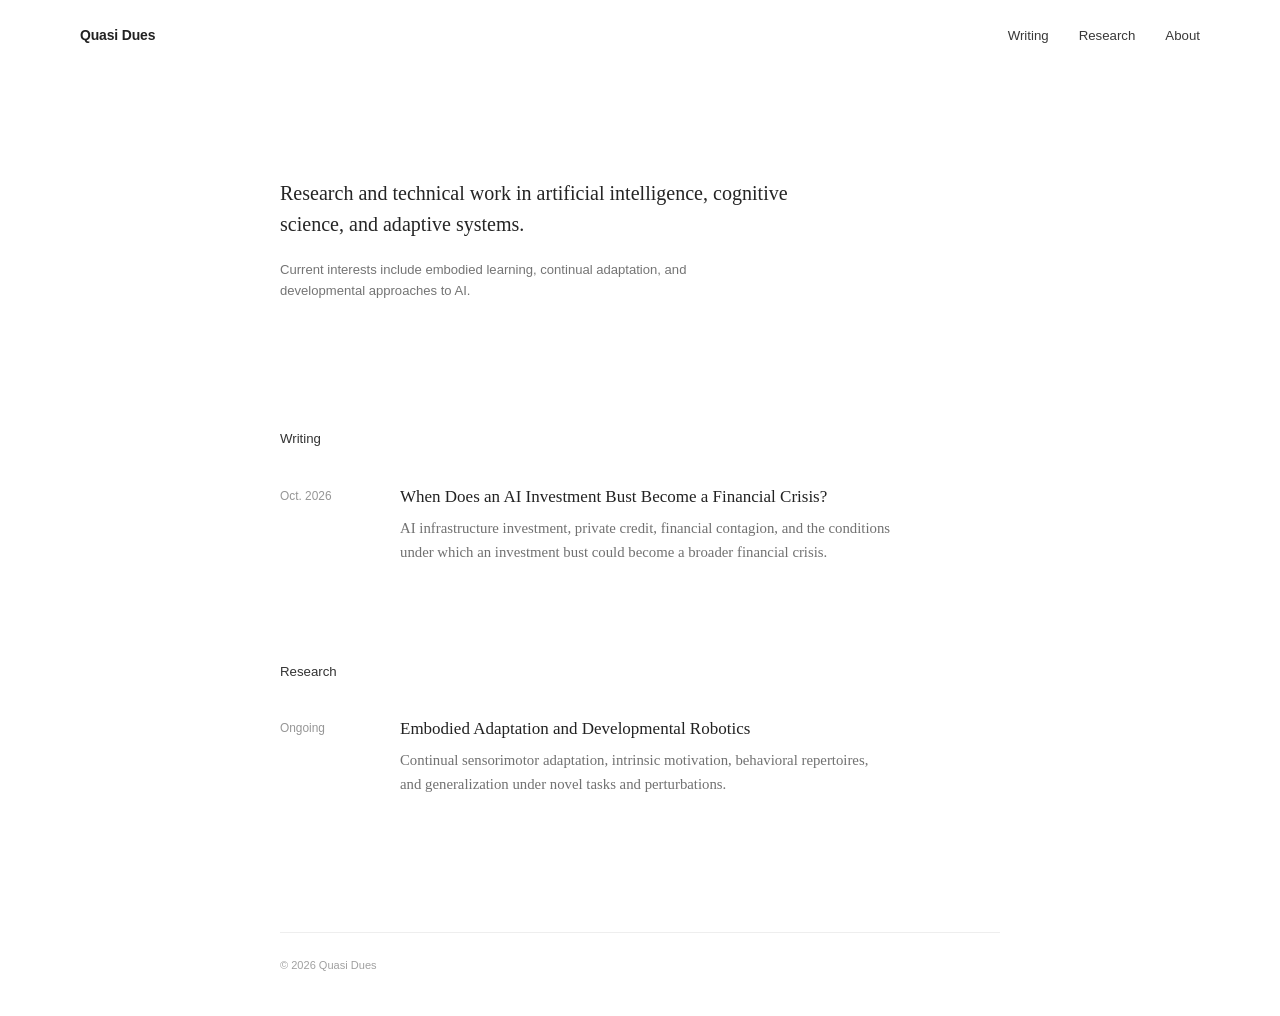
<file: index.html>
<!DOCTYPE html>
<html lang="en">

<head>
  <meta charset="UTF-8">
  <meta name="viewport" content="width=device-width, initial-scale=1.0">

  <title>Quasi Dues — Research & Writing</title>

  <meta
    name="description"
    content="Quasi Dues — kakandan leader, back summary book reader, feeder, pendulum swinger"
  >

  <link rel="stylesheet" href="style.css">
</head>

<body>

  <header class="site-header">

    <a class="site-name" href="index.html">
      Quasi Dues
    </a>

    <nav>
      <a href="writing.html">Writing</a>
      <a href="research.html">Research</a>
      <a href="about.html">About</a>
    </nav>

  </header>


  <main>

    <section class="intro">

      <p class="lede">
        Research and technical work in artificial intelligence,
        cognitive science, and adaptive systems.
      </p>

      <p class="intro-note">
        Current interests include embodied learning, continual adaptation,
        and developmental approaches to AI.
      </p>

    </section>


    <section class="index-section">

      <h2>
        <a href="writing.html">Writing</a>
      </h2>

      <article class="entry">

        <div class="entry-meta">
          Oct. 2026
        </div>

        <div class="entry-content">

          <h3>
            <a href="ai-financial-crisis.html">
              When Does an AI Investment Bust Become a Financial Crisis?
            </a>
          </h3>

          <p>
            AI infrastructure investment, private credit, financial
            contagion, and the conditions under which an investment
            bust could become a broader financial crisis.
          </p>

        </div>

      </article>

    </section>


    <section class="index-section">

      <h2>
        <a href="research.html">Research</a>
      </h2>

      <article class="entry">

        <div class="entry-meta">
          Ongoing
        </div>

        <div class="entry-content">

          <h3>
            <a href="research.html">
              Embodied Adaptation and Developmental Robotics
            </a>
          </h3>

          <p>
            Continual sensorimotor adaptation, intrinsic motivation,
            behavioral repertoires, and generalization under novel
            tasks and perturbations.
          </p>

        </div>

      </article>

    </section>

  </main>


  <footer>
    <span>© 2026 Quasi Dues</span>
  </footer>

</body>

</html>
</file>
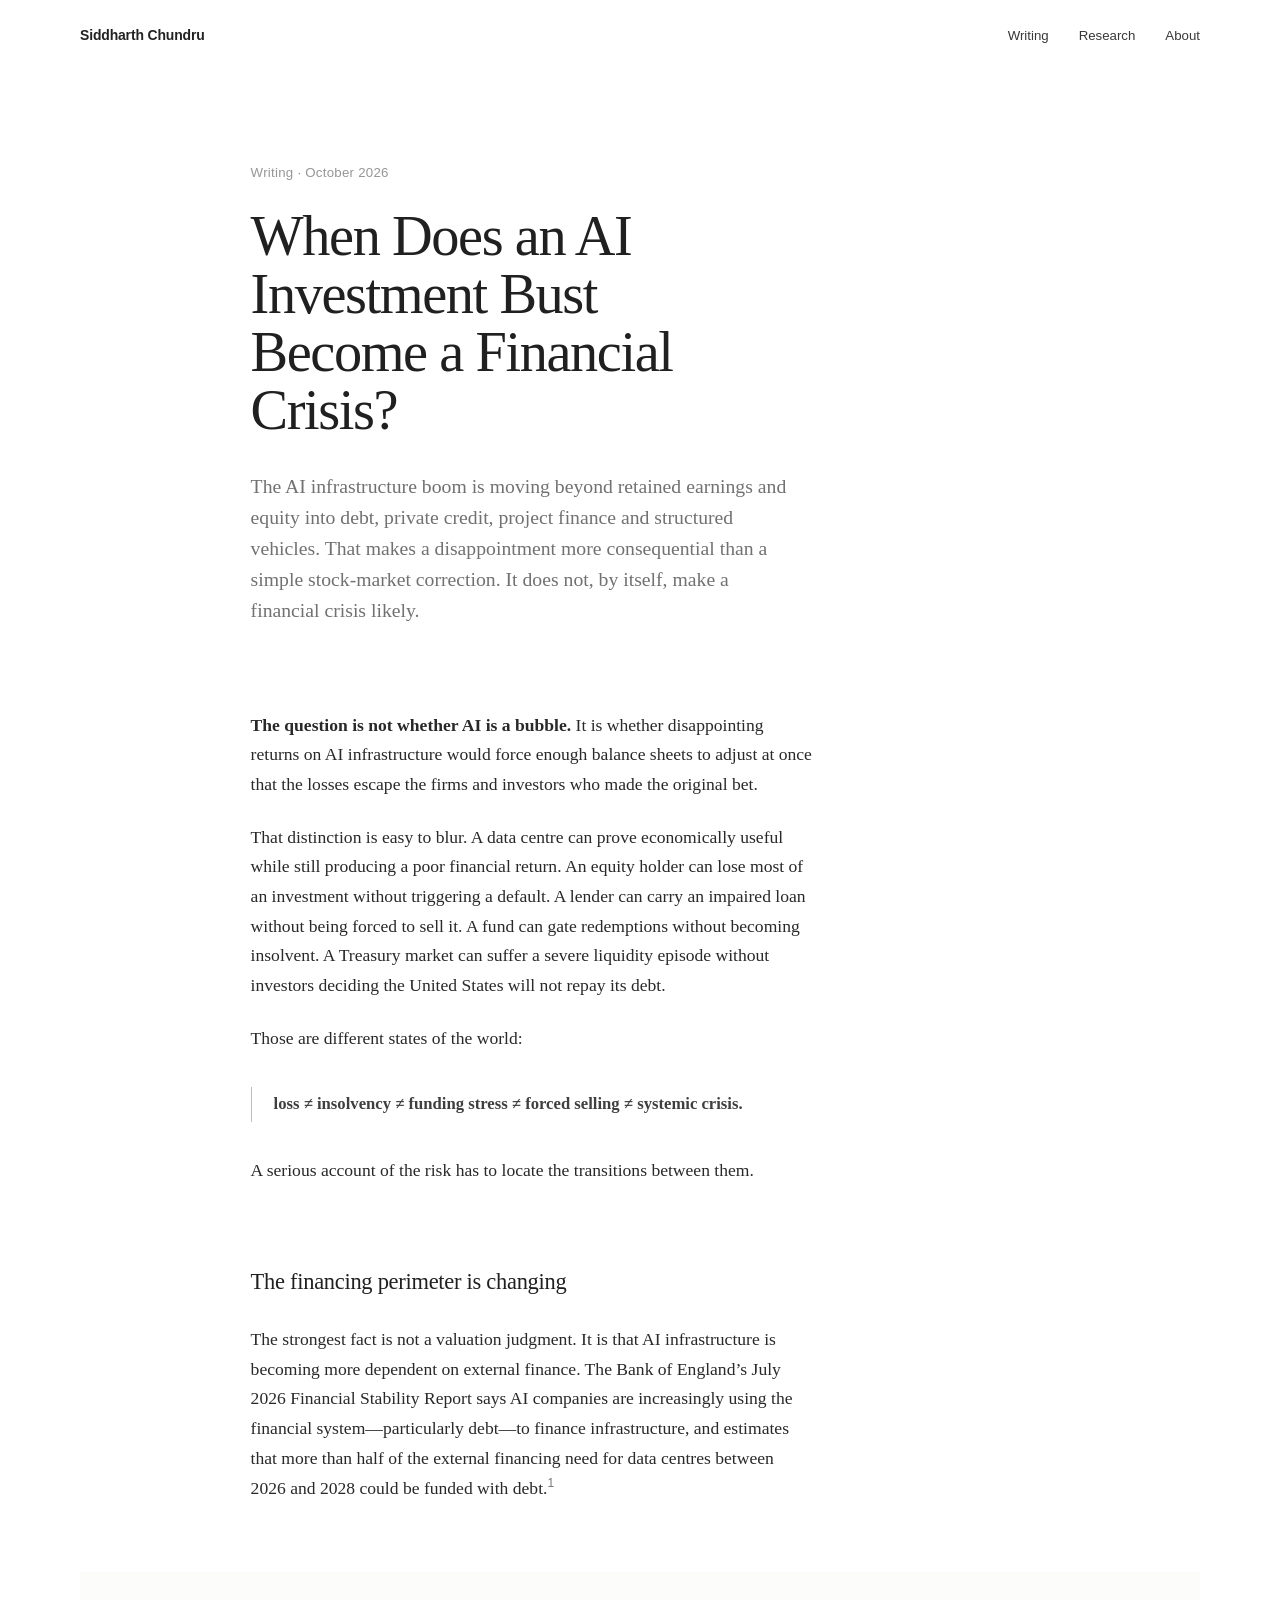
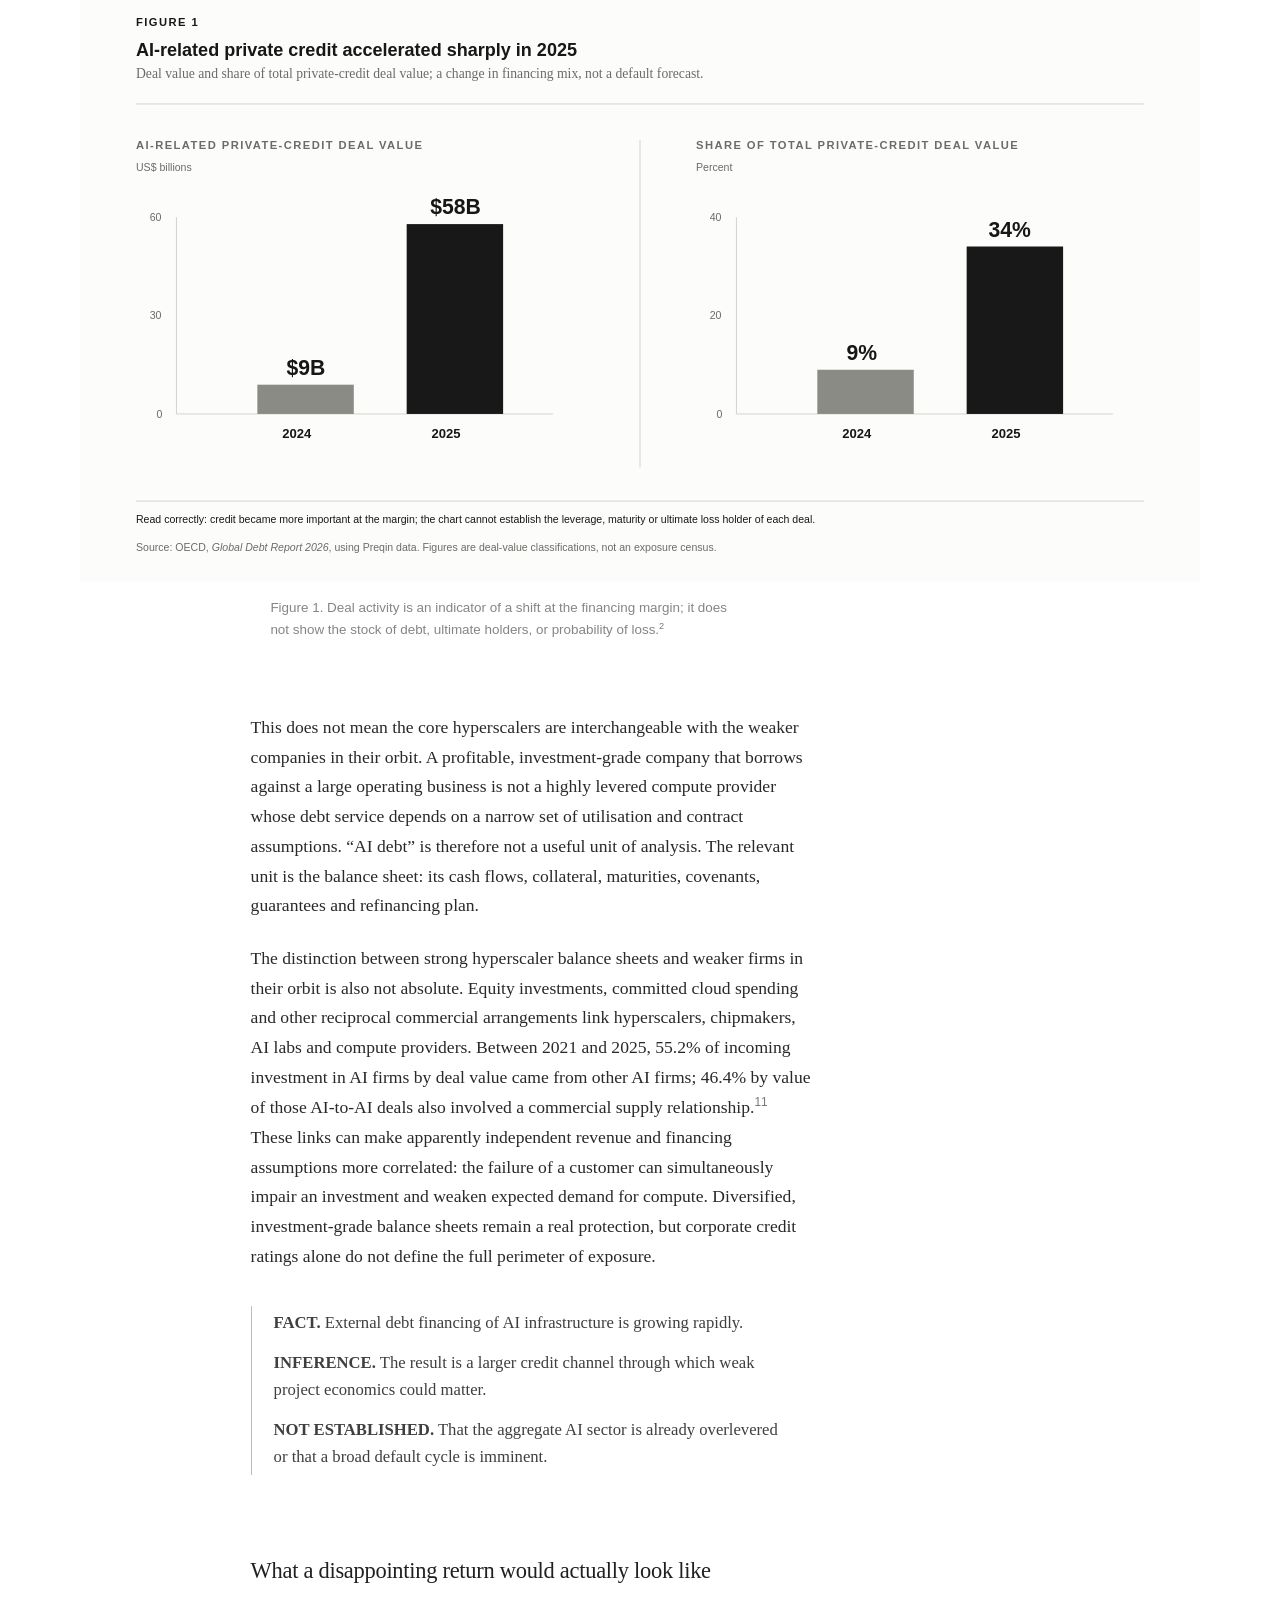
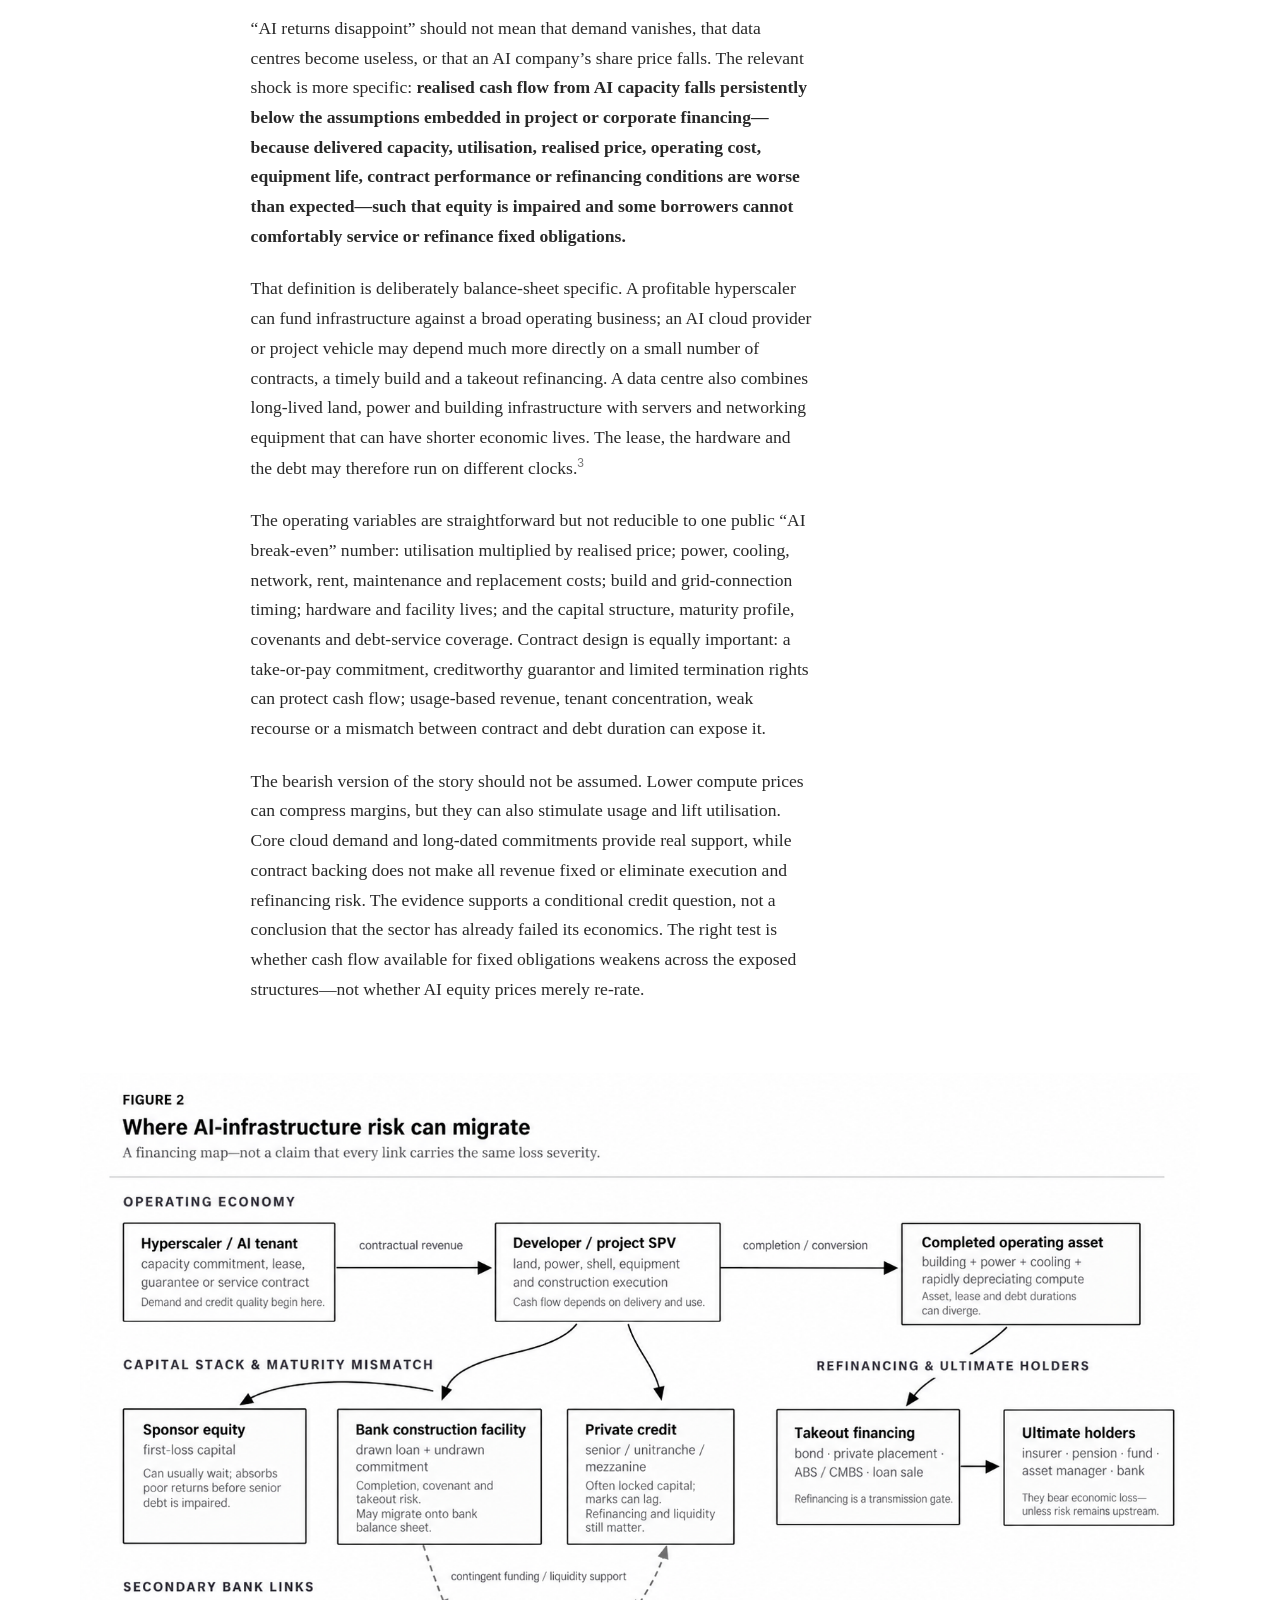
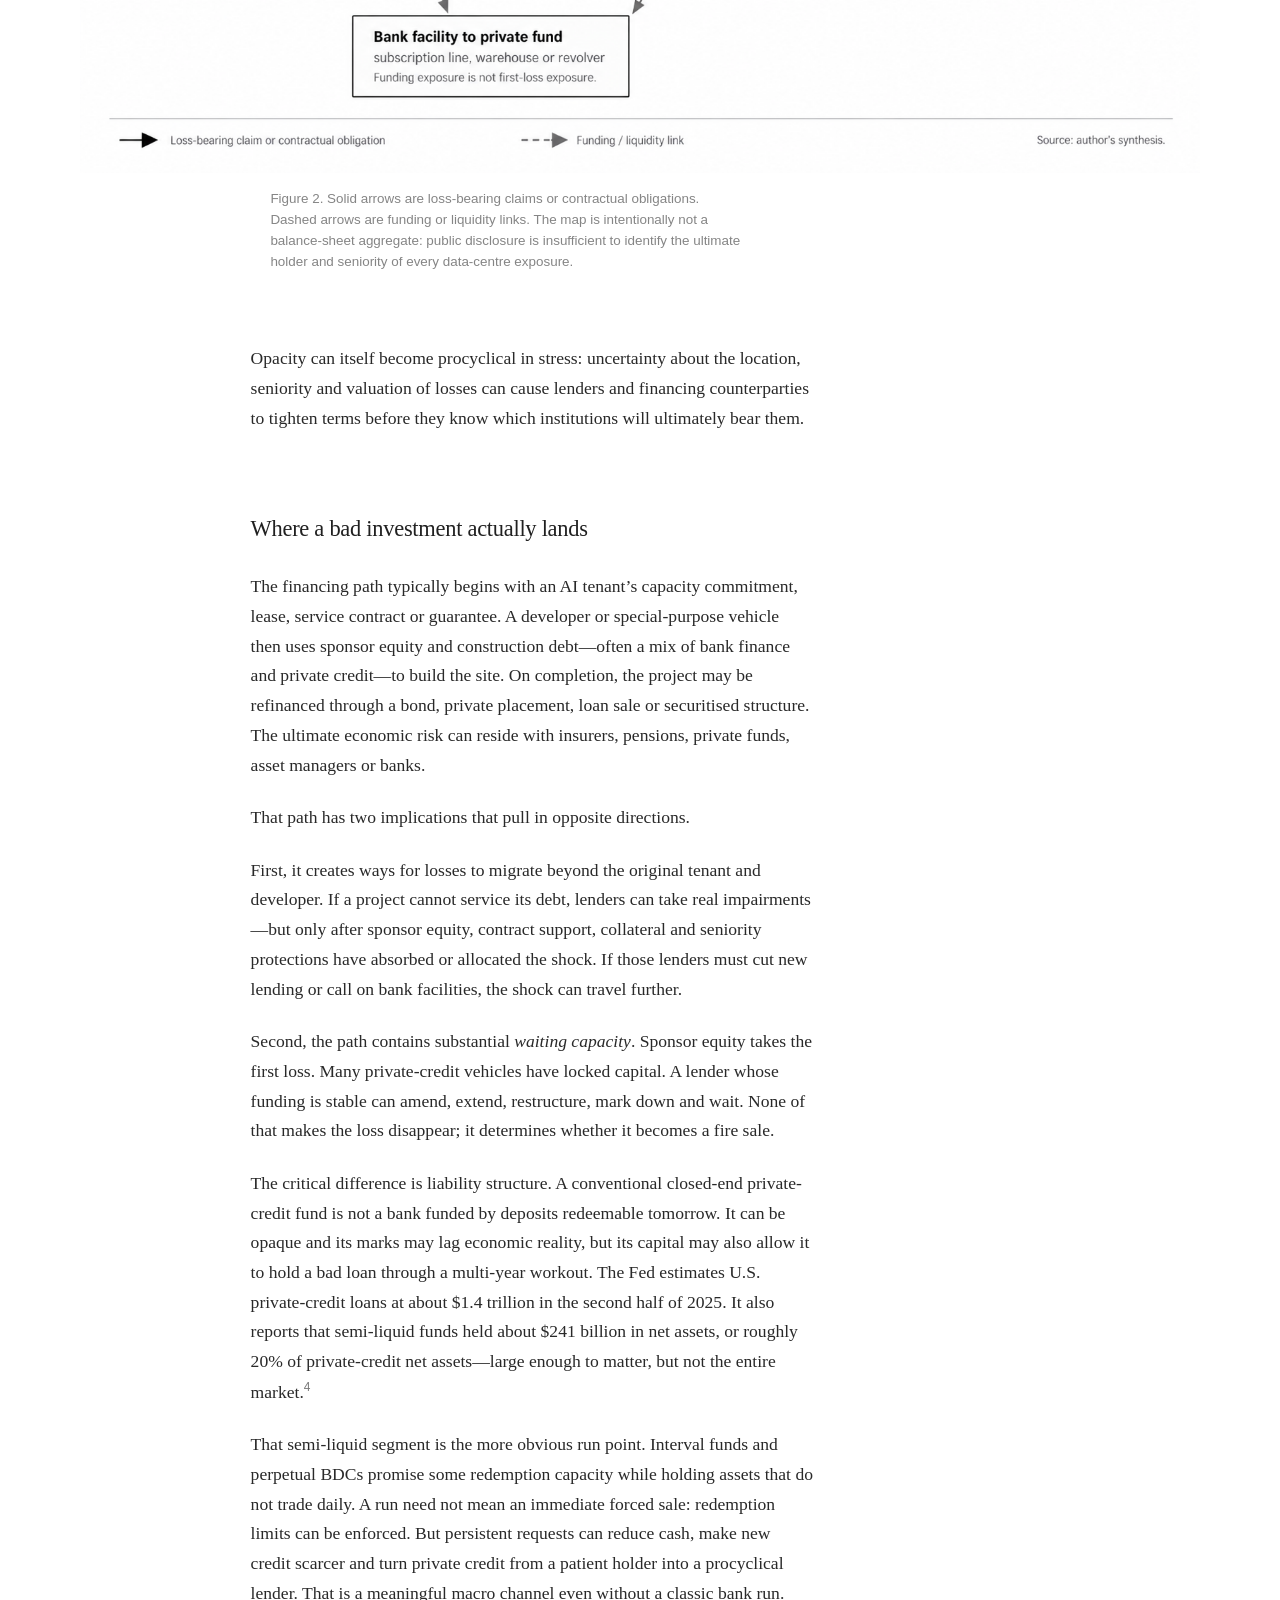
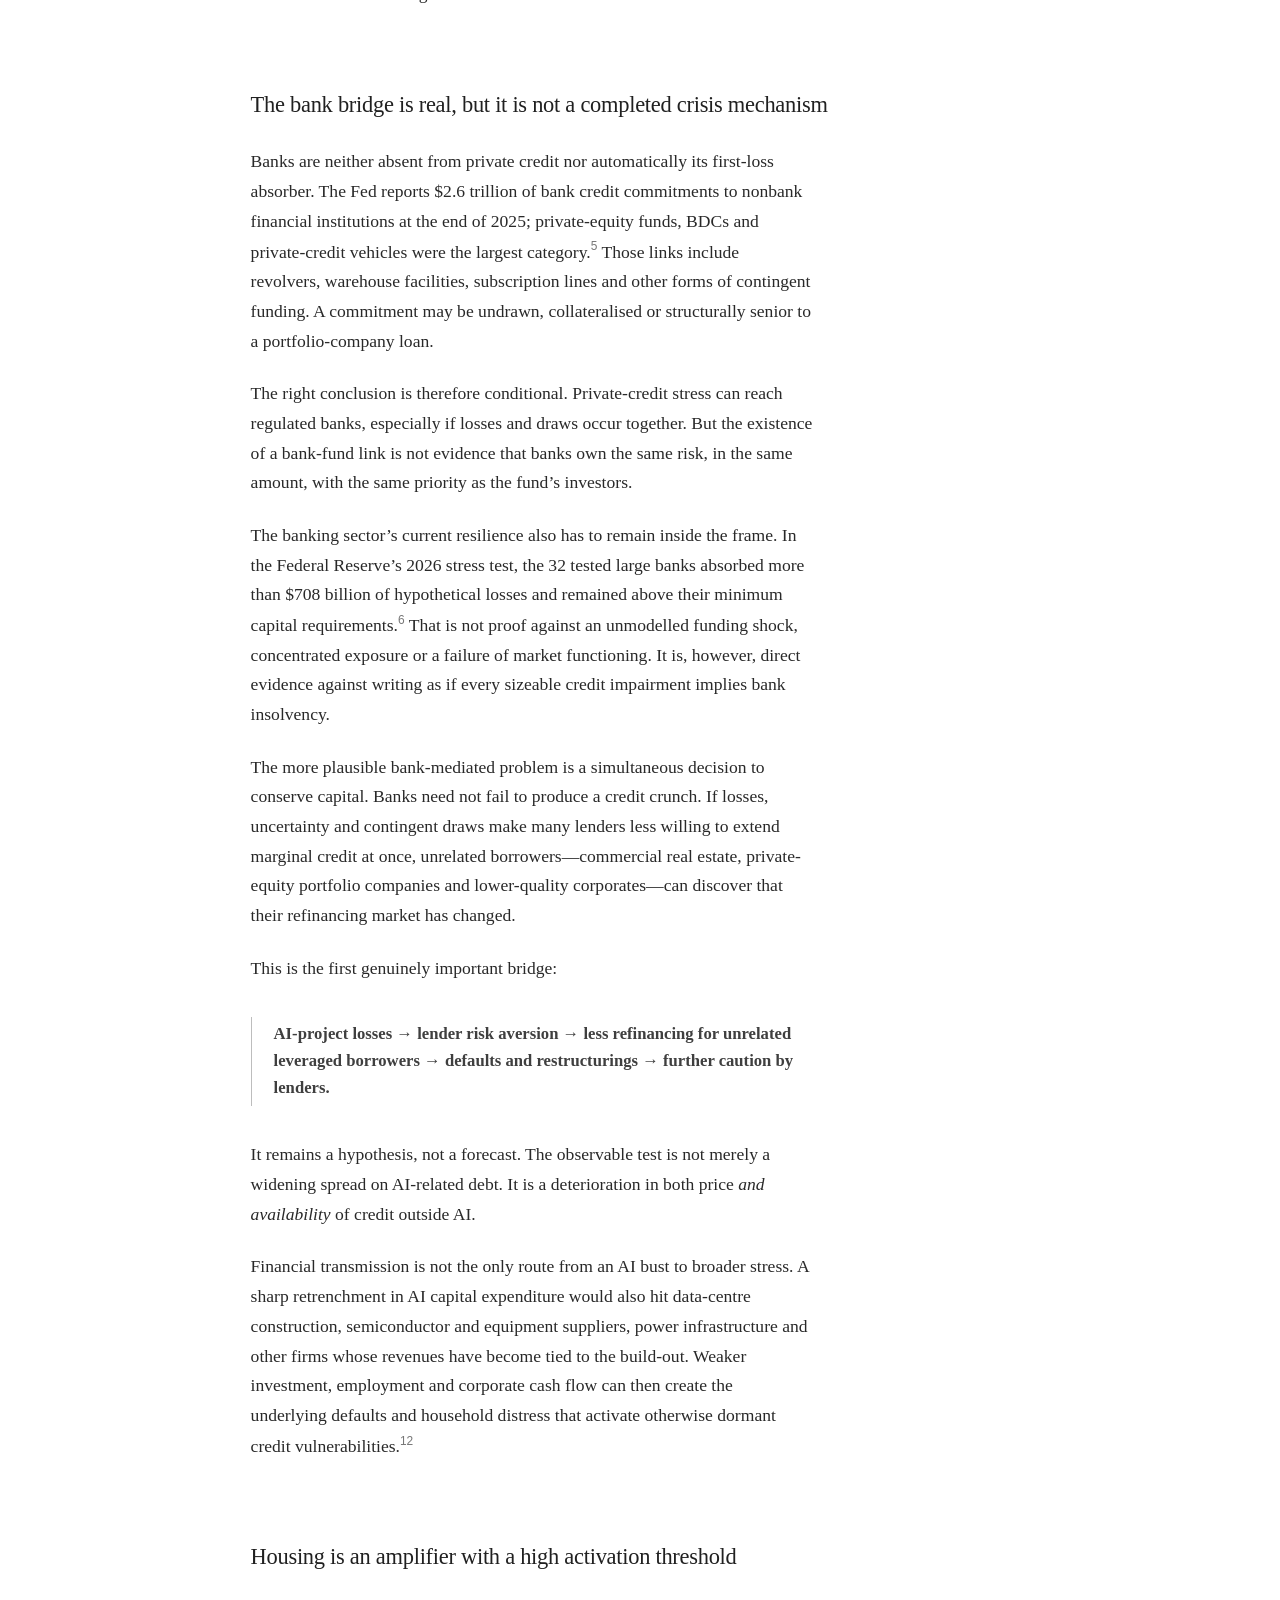
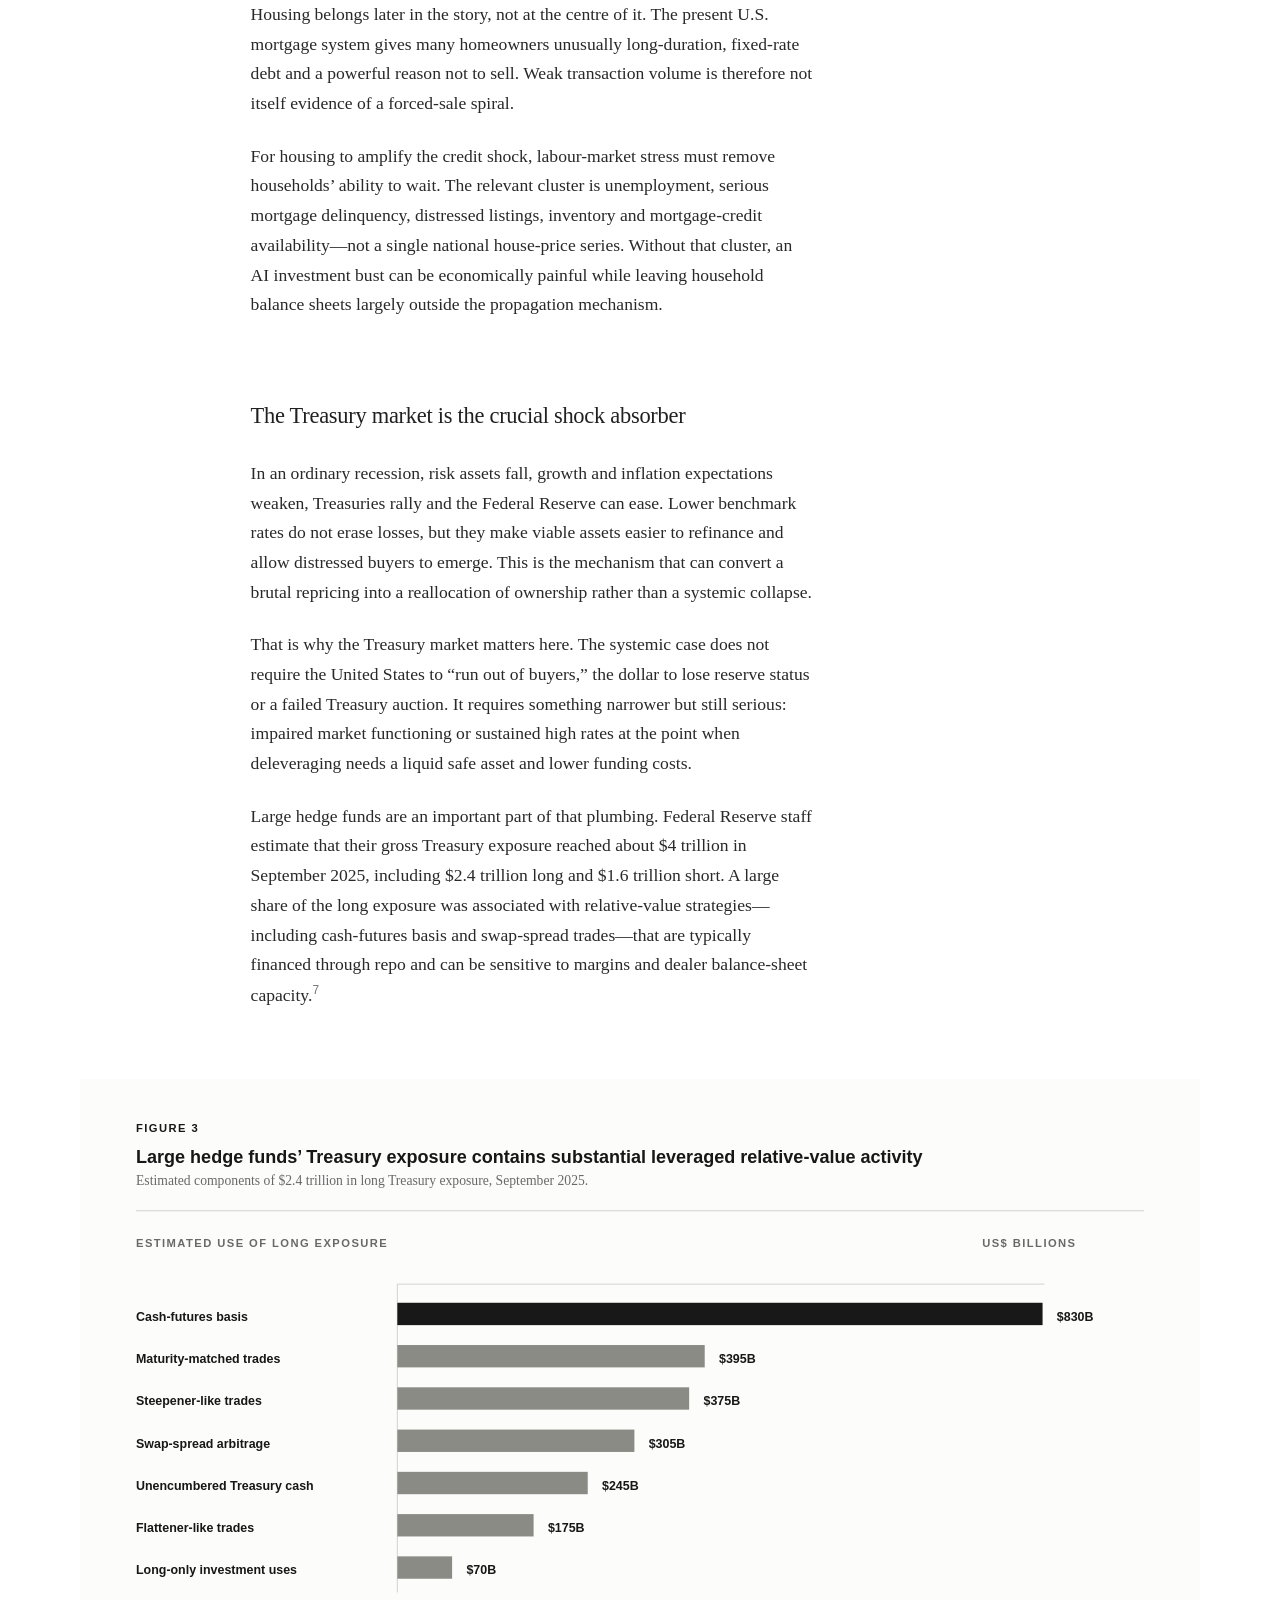
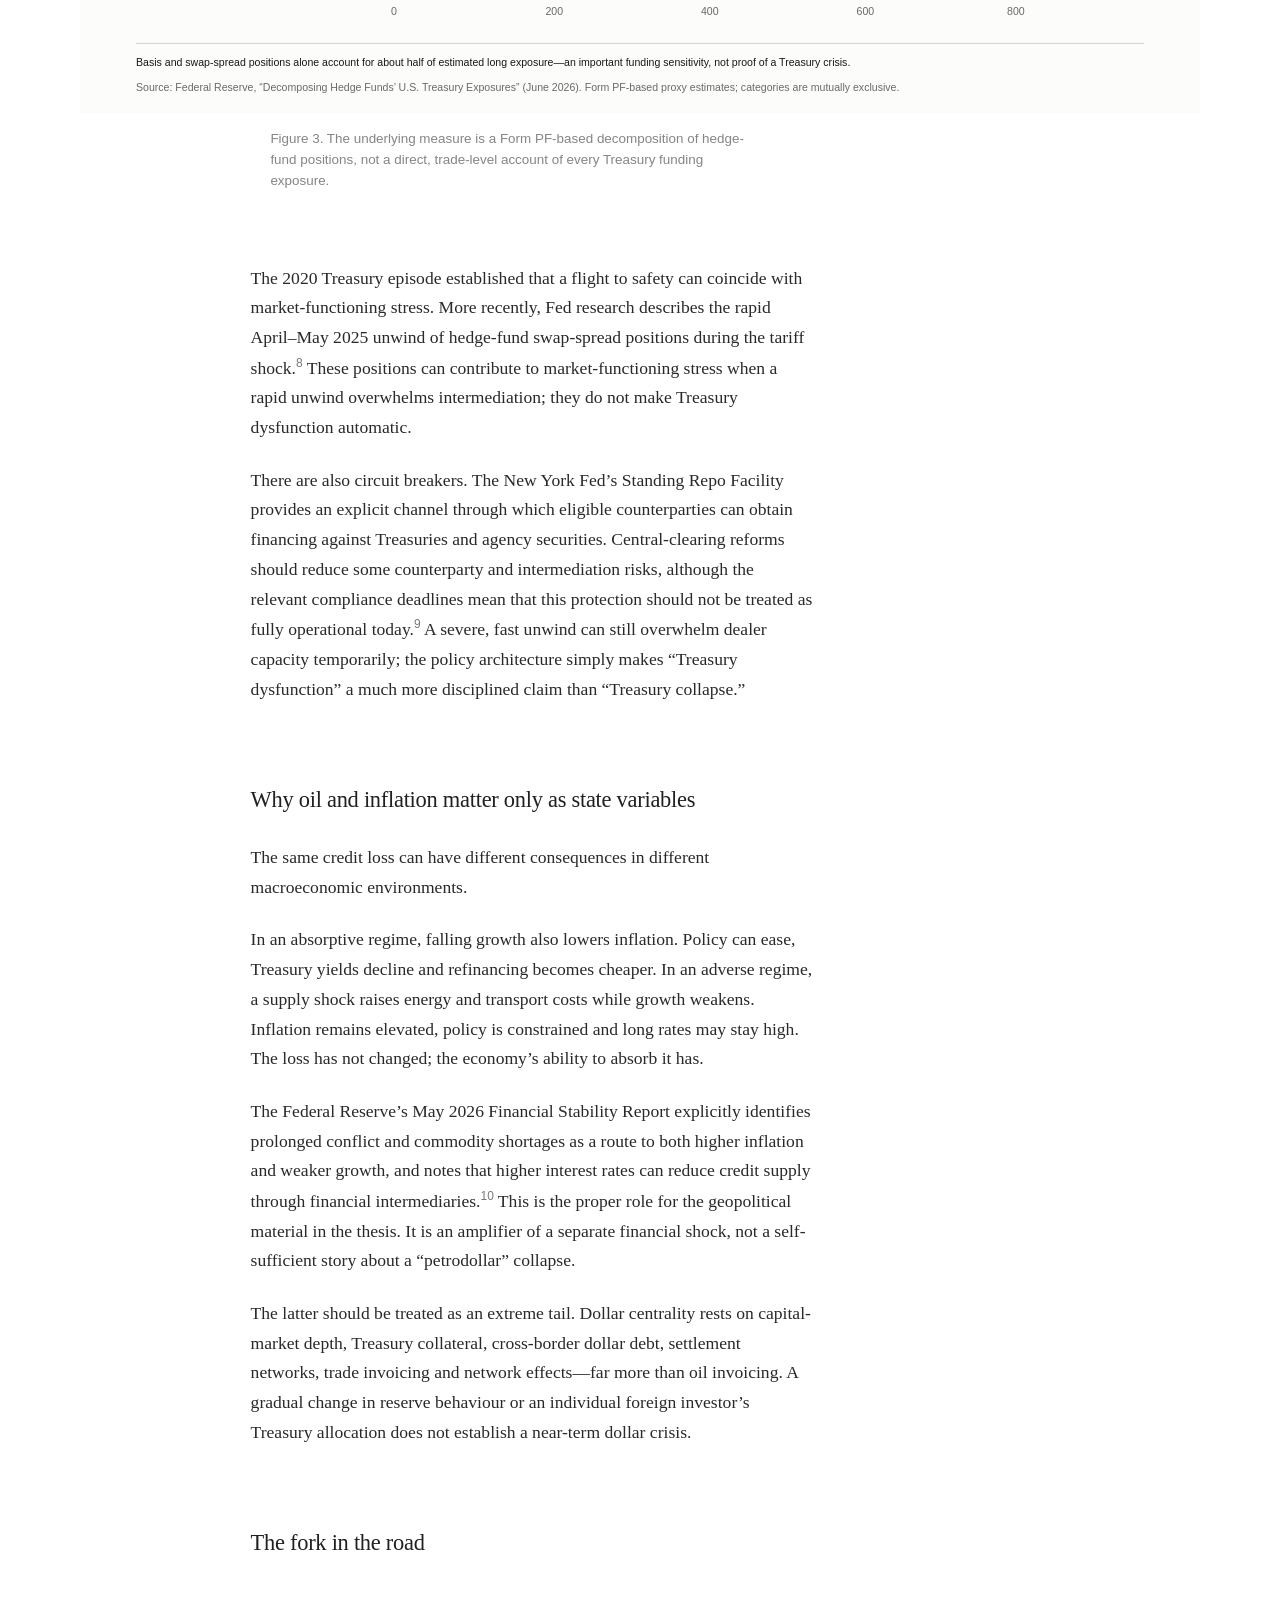
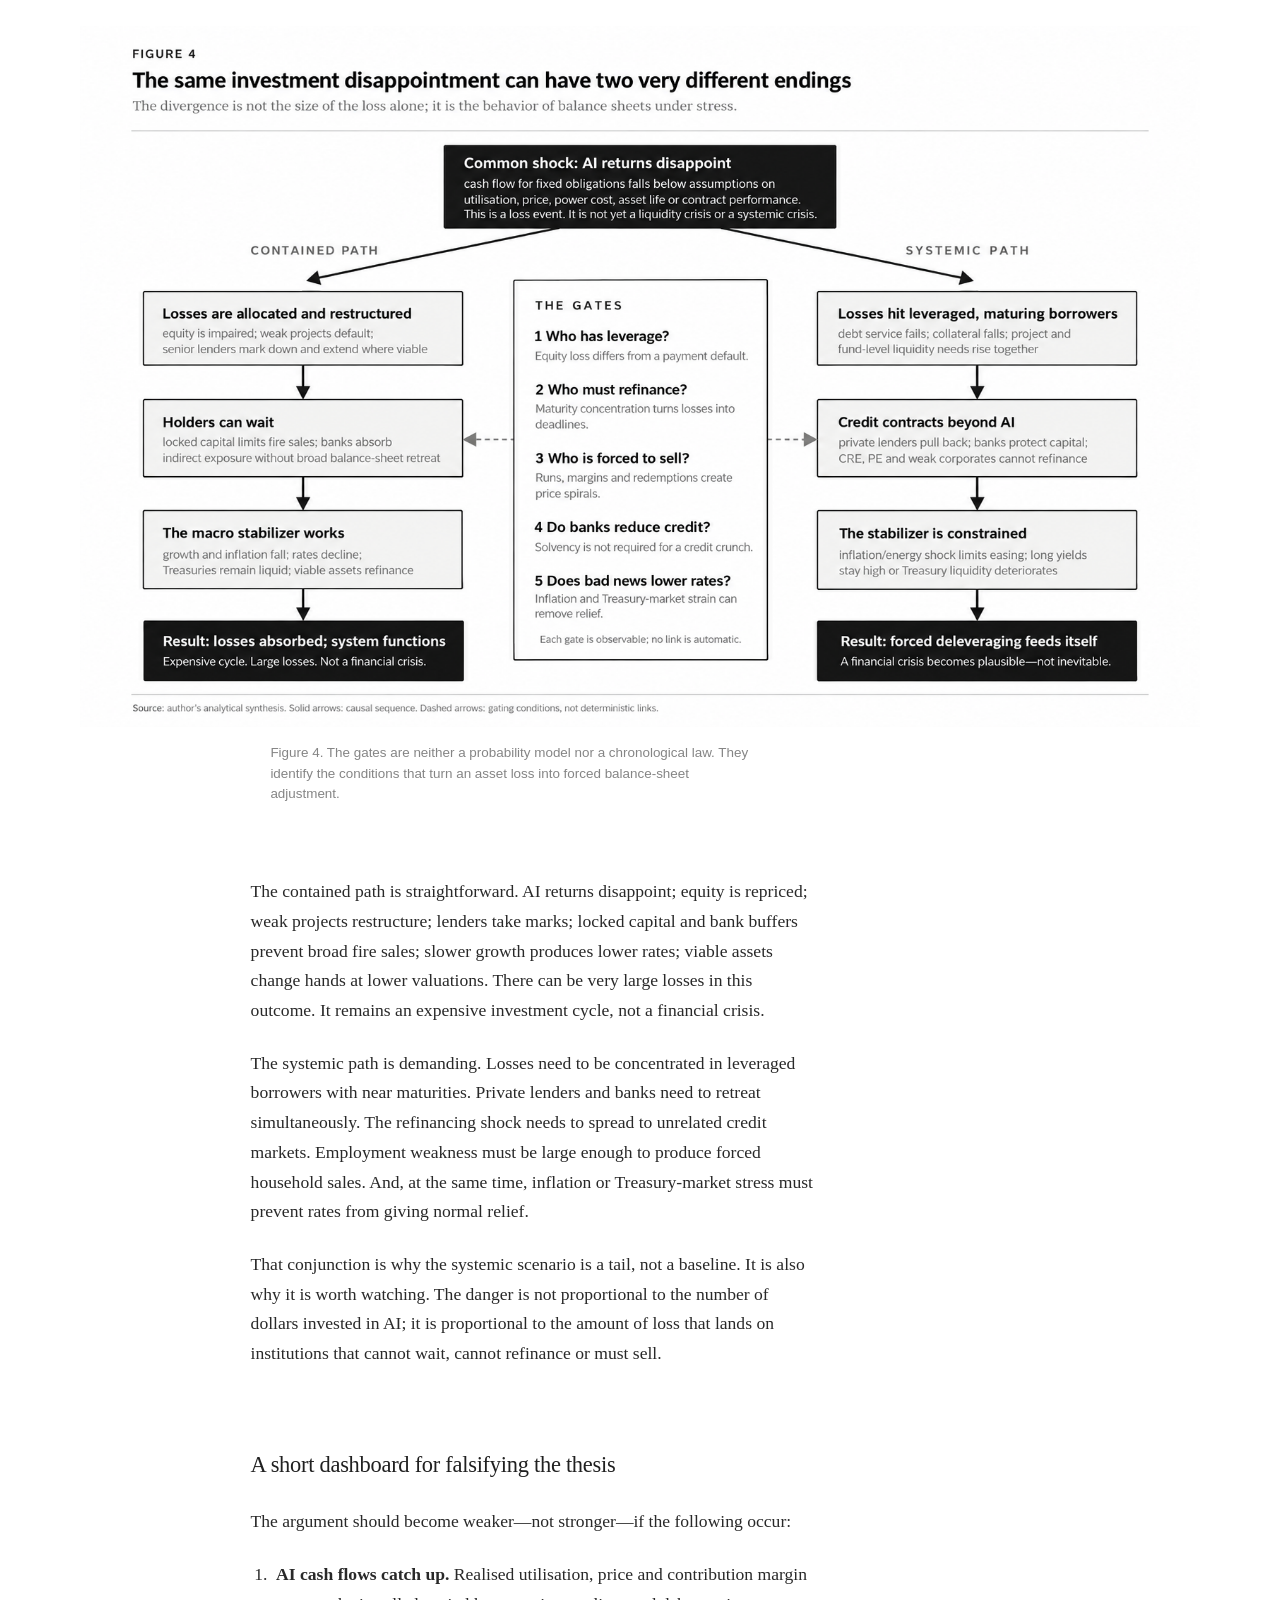
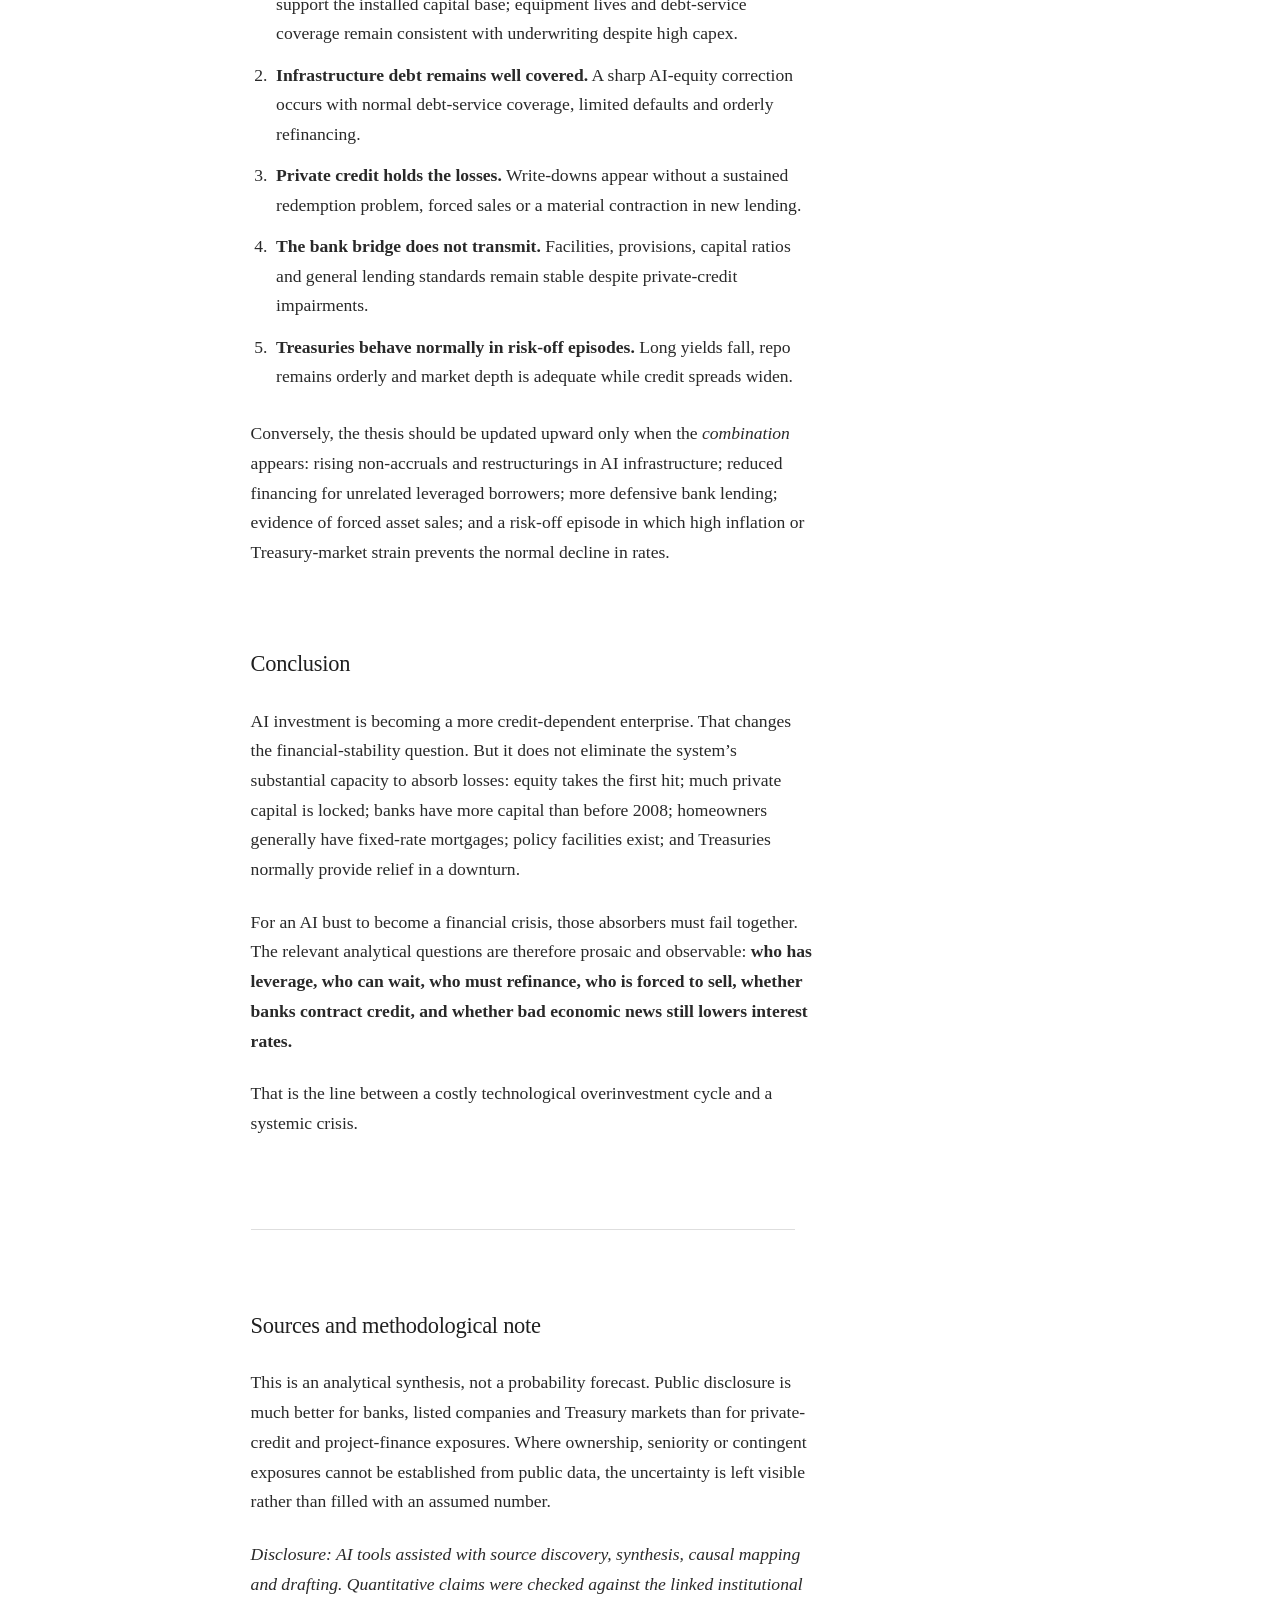
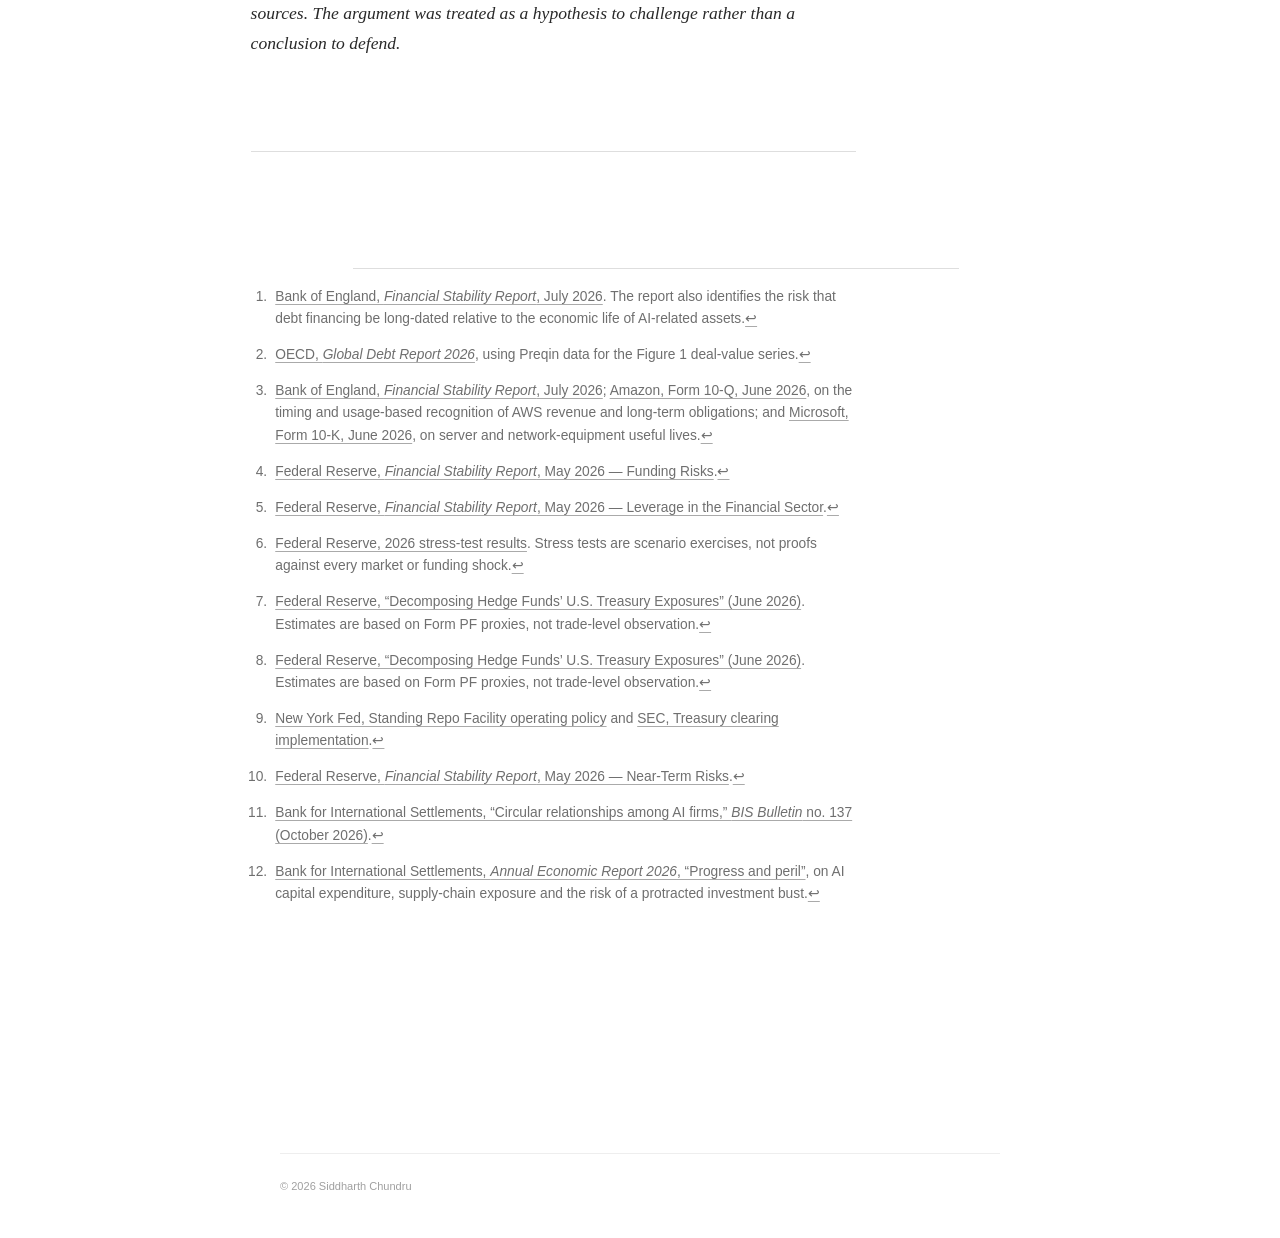
<file: ai-financial-crisis.html>
<!DOCTYPE html>
<html lang="en">
<head>
  <meta charset="UTF-8">
  <meta name="viewport" content="width=device-width, initial-scale=1.0">
  <title>When
Does an AI Investment Bust Become a Financial Crisis? — Siddharth Chundru</title>
  <meta name="description" content="A research note on AI infrastructure investment, private credit, financial contagion, and the conditions under which an investment bust could become a broader financial crisis.">
  <script type="text/javascript" nonce="c98b15764e584eb2b69ea40ffb6" src="//local.adguard.org?ts=1790963840897&amp;type=content-script&amp;dmn=chatgpt.com&amp;url=https%3A%2F%2Fchatgpt.com%2Fbackend-api%2Festuary%2Fcontent%3Fid%3Dfile_00000000cf00820882f2d3d18eb1b109%26fn%3Dai-financial-crisis-updated.html%26cd%3Dattachment%26ts%3D497490%26p%3Dfs%26cid%3D1%26sig%3De42bf3c4cfe97875f1ce9da26047352299c499c174d8add85f1685de1ca86939%26v%3D0&amp;app=com.apple.Safari&amp;css=2&amp;js=1&amp;rel=1&amp;rji=1&amp;sbe=1"></script><script type="text/javascript" nonce="c98b15764e584eb2b69ea40ffb6" src="//local.adguard.org?ts=1790963840897&amp;name=AdGuard%20Extra&amp;type=user-script"></script><link rel="stylesheet" href="style.css">
  <link rel="stylesheet" href="article.css">
</head>
<body>
  <header class="site-header">
    <a class="site-name" href="index.html">Siddharth Chundru</a>
    <nav>
      <a href="writing.html">Writing</a>
      <a href="research.html">Research</a>
      <a href="about.html">About</a>
    </nav>
  </header>

  <main class="article-shell">
    <header class="article-header">
      <p class="article-kicker">Writing · October 2026</p>
      <h1>When
Does an AI Investment Bust Become a Financial Crisis?</h1>
      <p class="article-deck">The AI infrastructure boom is moving beyond retained earnings and
equity into debt, private credit, project finance and structured
vehicles. That makes a disappointment more consequential than a simple
stock-market correction. It does not, by itself, make a financial crisis
likely.</p>
    </header>

    <article class="article-body">


<p><strong>The question is not whether AI is a bubble.</strong> It is
whether disappointing returns on AI infrastructure would force enough
balance sheets to adjust at once that the losses escape the firms and
investors who made the original bet.</p>
<p>That distinction is easy to blur. A data centre can prove
economically useful while still producing a poor financial return. An
equity holder can lose most of an investment without triggering a
default. A lender can carry an impaired loan without being forced to
sell it. A fund can gate redemptions without becoming insolvent. A
Treasury market can suffer a severe liquidity episode without investors
deciding the United States will not repay its debt.</p>
<p>Those are different states of the world:</p>
<blockquote class="article-callout">
<p><strong>loss ≠ insolvency ≠ funding stress ≠ forced selling ≠
systemic crisis.</strong></p>
</blockquote>
<p>A serious account of the risk has to locate the transitions between
them.</p>
<h2 class="article-section-title" id="the-financing-perimeter-is-changing">The financing perimeter is
changing</h2>
<p>The strongest fact is not a valuation judgment. It is that AI
infrastructure is becoming more dependent on external finance. The Bank
of England’s July 2026 Financial Stability Report says AI companies are
increasingly using the financial system—particularly debt—to finance
infrastructure, and estimates that more than half of the external
financing need for data centres between 2026 and 2028 could be funded
with debt.<a class="footnote-ref" href="#fn1" id="fnref1" role="doc-noteref"><sup>1</sup></a></p>
<figure class="article-figure">
<img alt="Figure 1 — AI-related private-credit deal value and share" src="figures/figure_1_ai_private_credit.svg"/>

<figcaption>Figure 1. Deal activity is an indicator of a shift at the
financing margin; it does not show the stock of debt, ultimate holders,
or probability of loss.<a class="footnote-ref" href="#fn2" id="fnref2" role="doc-noteref"><sup>2</sup></a></figcaption></figure>

<p>This does not mean the core hyperscalers are interchangeable with the
weaker companies in their orbit. A profitable, investment-grade company
that borrows against a large operating business is not a highly levered
compute provider whose debt service depends on a narrow set of
utilisation and contract assumptions. “AI debt” is therefore not a
useful unit of analysis. The relevant unit is the balance sheet: its
cash flows, collateral, maturities, covenants, guarantees and
refinancing plan.</p>
<p>The distinction between strong hyperscaler balance sheets and weaker
firms in their orbit is also not absolute. Equity investments, committed
cloud spending and other reciprocal commercial arrangements link
hyperscalers, chipmakers, AI labs and compute providers. Between 2021
and 2025, 55.2% of incoming investment in AI firms by deal value came
from other AI firms; 46.4% by value of those AI-to-AI deals also involved
a commercial supply relationship.<a class="footnote-ref" href="#fn11" id="fnref11" role="doc-noteref"><sup>11</sup></a> These links can make apparently independent revenue and financing assumptions more correlated: the failure of a customer can simultaneously impair an investment and weaken expected demand for compute. Diversified, investment-grade balance sheets remain a real protection, but corporate credit ratings alone do not define the full perimeter of exposure.</p>
<blockquote class="article-callout">
<p><strong>FACT.</strong> External debt financing of AI infrastructure
is growing rapidly.</p>
<p><strong>INFERENCE.</strong> The result is a larger credit channel
through which weak project economics could matter.</p>
<p><strong>NOT ESTABLISHED.</strong> That the aggregate AI sector is
already overlevered or that a broad default cycle is imminent.</p>
</blockquote>
<h2 class="article-section-title" id="what-a-disappointing-return-would-actually-look-like">What a
disappointing return would actually look like</h2>
<p>“AI returns disappoint” should not mean that demand vanishes, that
data centres become useless, or that an AI company’s share price falls.
The relevant shock is more specific: <strong>realised cash flow from AI
capacity falls persistently below the assumptions embedded in project or
corporate financing—because delivered capacity, utilisation, realised
price, operating cost, equipment life, contract performance or
refinancing conditions are worse than expected—such that equity is
impaired and some borrowers cannot comfortably service or refinance
fixed obligations.</strong></p>
<p>That definition is deliberately balance-sheet specific. A profitable
hyperscaler can fund infrastructure against a broad operating business;
an AI cloud provider or project vehicle may depend much more directly on
a small number of contracts, a timely build and a takeout refinancing. A
data centre also combines long-lived land, power and building
infrastructure with servers and networking equipment that can have
shorter economic lives. The lease, the hardware and the debt may
therefore run on different clocks.<a class="footnote-ref" href="#fn3" id="fnref3" role="doc-noteref"><sup>3</sup></a></p>
<p>The operating variables are straightforward but not reducible to one
public “AI break-even” number: utilisation multiplied by realised price;
power, cooling, network, rent, maintenance and replacement costs; build
and grid-connection timing; hardware and facility lives; and the capital
structure, maturity profile, covenants and debt-service coverage.
Contract design is equally important: a take-or-pay commitment,
creditworthy guarantor and limited termination rights can protect cash
flow; usage-based revenue, tenant concentration, weak recourse or a
mismatch between contract and debt duration can expose it.</p>
<p>The bearish version of the story should not be assumed. Lower compute
prices can compress margins, but they can also stimulate usage and lift
utilisation. Core cloud demand and long-dated commitments provide real
support, while contract backing does not make all revenue fixed or
eliminate execution and refinancing risk. The evidence supports a
conditional credit question, not a conclusion that the sector has
already failed its economics. The right test is whether cash flow
available for fixed obligations weakens across the exposed
structures—not whether AI equity prices merely re-rate.</p>
<figure class="article-figure">
<img alt="Figure 2 — Where AI-infrastructure risk can migrate" src="figures/figure_2_financing_exposure_map.png"/>

<figcaption>Figure 2. Solid arrows are loss-bearing claims or contractual
obligations. Dashed arrows are funding or liquidity links. The map is
intentionally not a balance-sheet aggregate: public disclosure is
insufficient to identify the ultimate holder and seniority of every
data-centre exposure.</figcaption></figure>

<p>Opacity can itself become procyclical in stress: uncertainty about the
location, seniority and valuation of losses can cause lenders and
financing counterparties to tighten terms before they know which
institutions will ultimately bear them.</p>

<h2 class="article-section-title" id="where-a-bad-investment-actually-lands">Where a bad investment
actually lands</h2>
<p>The financing path typically begins with an AI tenant’s capacity
commitment, lease, service contract or guarantee. A developer or
special-purpose vehicle then uses sponsor equity and construction
debt—often a mix of bank finance and private credit—to build the site.
On completion, the project may be refinanced through a bond, private
placement, loan sale or securitised structure. The ultimate economic
risk can reside with insurers, pensions, private funds, asset managers
or banks.</p>
<p>That path has two implications that pull in opposite directions.</p>
<p>First, it creates ways for losses to migrate beyond the original
tenant and developer. If a project cannot service its debt, lenders can
take real impairments—but only after sponsor equity, contract support,
collateral and seniority protections have absorbed or allocated the
shock. If those lenders must cut new lending or call on bank facilities,
the shock can travel further.</p>
<p>Second, the path contains substantial <em>waiting capacity</em>.
Sponsor equity takes the first loss. Many private-credit vehicles have
locked capital. A lender whose funding is stable can amend, extend,
restructure, mark down and wait. None of that makes the loss disappear;
it determines whether it becomes a fire sale.</p>
<p>The critical difference is liability structure. A conventional
closed-end private-credit fund is not a bank funded by deposits
redeemable tomorrow. It can be opaque and its marks may lag economic
reality, but its capital may also allow it to hold a bad loan through a
multi-year workout. The Fed estimates U.S. private-credit loans at about
$1.4 trillion in the second half of 2025. It also reports that
semi-liquid funds held about $241 billion in net assets, or roughly 20%
of private-credit net assets—large enough to matter, but not the entire
market.<a class="footnote-ref" href="#fn4" id="fnref4" role="doc-noteref"><sup>4</sup></a></p>
<p>That semi-liquid segment is the more obvious run point. Interval
funds and perpetual BDCs promise some redemption capacity while holding
assets that do not trade daily. A run need not mean an immediate forced
sale: redemption limits can be enforced. But persistent requests can
reduce cash, make new credit scarcer and turn private credit from a
patient holder into a procyclical lender. That is a meaningful macro
channel even without a classic bank run.</p>
<h2 class="article-section-title" id="the-bank-bridge-is-real-but-it-is-not-a-completed-crisis-mechanism">The
bank bridge is real, but it is not a completed crisis mechanism</h2>
<p>Banks are neither absent from private credit nor automatically its
first-loss absorber. The Fed reports $2.6 trillion of bank credit
commitments to nonbank financial institutions at the end of 2025;
private-equity funds, BDCs and private-credit vehicles were the largest
category.<a class="footnote-ref" href="#fn5" id="fnref5" role="doc-noteref"><sup>5</sup></a> Those links include revolvers,
warehouse facilities, subscription lines and other forms of contingent
funding. A commitment may be undrawn, collateralised or structurally
senior to a portfolio-company loan.</p>
<p>The right conclusion is therefore conditional. Private-credit stress
can reach regulated banks, especially if losses and draws occur
together. But the existence of a bank-fund link is not evidence that
banks own the same risk, in the same amount, with the same priority as
the fund’s investors.</p>
<p>The banking sector’s current resilience also has to remain inside the
frame. In the Federal Reserve’s 2026 stress test, the 32 tested large
banks absorbed more than $708 billion of hypothetical losses and
remained above their minimum capital requirements.<a class="footnote-ref" href="#fn6" id="fnref6" role="doc-noteref"><sup>6</sup></a>
That is not proof against an unmodelled funding shock, concentrated
exposure or a failure of market functioning. It is, however, direct
evidence against writing as if every sizeable credit impairment implies
bank insolvency.</p>
<p>The more plausible bank-mediated problem is a simultaneous decision
to conserve capital. Banks need not fail to produce a credit crunch. If
losses, uncertainty and contingent draws make many lenders less willing
to extend marginal credit at once, unrelated borrowers—commercial real
estate, private-equity portfolio companies and lower-quality
corporates—can discover that their refinancing market has changed.</p>
<p>This is the first genuinely important bridge:</p>
<blockquote class="article-callout">
<p><strong>AI-project losses → lender risk aversion → less refinancing
for unrelated leveraged borrowers → defaults and restructurings →
further caution by lenders.</strong></p>
</blockquote>
<p>It remains a hypothesis, not a forecast. The observable test is not
merely a widening spread on AI-related debt. It is a deterioration in
both price <em>and availability</em> of credit outside AI.</p>
<p>Financial transmission is not the only route from an AI bust to
broader stress. A sharp retrenchment in AI capital expenditure would also
hit data-centre construction, semiconductor and equipment suppliers,
power infrastructure and other firms whose revenues have become tied to
the build-out. Weaker investment, employment and corporate cash flow can
then create the underlying defaults and household distress that activate
otherwise dormant credit vulnerabilities.<a class="footnote-ref" href="#fn12" id="fnref12" role="doc-noteref"><sup>12</sup></a></p>
<h2 class="article-section-title" id="housing-is-an-amplifier-with-a-high-activation-threshold">Housing is
an amplifier with a high activation threshold</h2>
<p>Housing belongs later in the story, not at the centre of it. The
present U.S. mortgage system gives many homeowners unusually
long-duration, fixed-rate debt and a powerful reason not to sell. Weak
transaction volume is therefore not itself evidence of a forced-sale
spiral.</p>
<p>For housing to amplify the credit shock, labour-market stress must
remove households’ ability to wait. The relevant cluster is
unemployment, serious mortgage delinquency, distressed listings,
inventory and mortgage-credit availability—not a single national
house-price series. Without that cluster, an AI investment bust can be
economically painful while leaving household balance sheets largely
outside the propagation mechanism.</p>
<h2 class="article-section-title" id="the-treasury-market-is-the-crucial-shock-absorber">The Treasury
market is the crucial shock absorber</h2>
<p>In an ordinary recession, risk assets fall, growth and inflation
expectations weaken, Treasuries rally and the Federal Reserve can ease.
Lower benchmark rates do not erase losses, but they make viable assets
easier to refinance and allow distressed buyers to emerge. This is the
mechanism that can convert a brutal repricing into a reallocation of
ownership rather than a systemic collapse.</p>
<p>That is why the Treasury market matters here. The systemic case does
not require the United States to “run out of buyers,” the dollar to lose
reserve status or a failed Treasury auction. It requires something
narrower but still serious: impaired market functioning or sustained
high rates at the point when deleveraging needs a liquid safe asset and
lower funding costs.</p>
<p>Large hedge funds are an important part of that plumbing. Federal
Reserve staff estimate that their gross Treasury exposure reached about
$4 trillion in September 2025, including $2.4 trillion long and $1.6
trillion short. A large share of the long exposure was associated with
relative-value strategies—including cash-futures basis and swap-spread
trades—that are typically financed through repo and can be sensitive to
margins and dealer balance-sheet capacity.<a class="footnote-ref" href="#fn7" id="fnref7" role="doc-noteref"><sup>7</sup></a></p>
<figure class="article-figure">
<img alt="Figure 3 — Estimated uses of large hedge funds’ long Treasury exposure" src="figures/figure_3_treasury_hedge_fund_exposure.svg"/>

<figcaption>Figure 3. The underlying measure is a Form PF-based decomposition
of hedge-fund positions, not a direct, trade-level account of every
Treasury funding exposure.</figcaption></figure>

<p>The 2020 Treasury episode established that a flight to safety can
coincide with market-functioning stress. More recently, Fed research
describes the rapid April–May 2025 unwind of hedge-fund swap-spread
positions during the tariff shock.<a class="footnote-ref" href="#fn8" id="fnref8" role="doc-noteref"><sup>8</sup></a> These positions can
contribute to market-functioning stress when a rapid unwind overwhelms
intermediation; they do not make Treasury dysfunction automatic.</p>
<p>There are also circuit breakers. The New York Fed’s Standing Repo
Facility provides an explicit channel through which eligible
counterparties can obtain financing against Treasuries and agency
securities. Central-clearing reforms should reduce some counterparty and
intermediation risks, although the relevant compliance deadlines mean
that this protection should not be treated as fully operational today.<a class="footnote-ref" href="#fn9" id="fnref9" role="doc-noteref"><sup>9</sup></a> A severe, fast unwind can still
overwhelm dealer capacity temporarily; the policy architecture simply
makes “Treasury dysfunction” a much more disciplined claim than
“Treasury collapse.”</p>
<h2 class="article-section-title" id="why-oil-and-inflation-matter-only-as-state-variables">Why oil
and inflation matter only as state variables</h2>
<p>The same credit loss can have different consequences in different
macroeconomic environments.</p>
<p>In an absorptive regime, falling growth also lowers inflation. Policy
can ease, Treasury yields decline and refinancing becomes cheaper. In an
adverse regime, a supply shock raises energy and transport costs while
growth weakens. Inflation remains elevated, policy is constrained and
long rates may stay high. The loss has not changed; the economy’s
ability to absorb it has.</p>
<p>The Federal Reserve’s May 2026 Financial Stability Report explicitly
identifies prolonged conflict and commodity shortages as a route to both
higher inflation and weaker growth, and notes that higher interest rates
can reduce credit supply through financial intermediaries.<a class="footnote-ref" href="#fn10" id="fnref10" role="doc-noteref"><sup>10</sup></a> This is the proper role for the
geopolitical material in the thesis. It is an amplifier of a separate
financial shock, not a self-sufficient story about a “petrodollar”
collapse.</p>
<p>The latter should be treated as an extreme tail. Dollar centrality
rests on capital-market depth, Treasury collateral, cross-border dollar
debt, settlement networks, trade invoicing and network effects—far more
than oil invoicing. A gradual change in reserve behaviour or an
individual foreign investor’s Treasury allocation does not establish a
near-term dollar crisis.</p>
<h2 class="article-section-title" id="the-fork-in-the-road">The fork in the road</h2>
<figure class="article-figure">
<img alt="Figure 4 — Contained and systemic paths" src="figures/figure_4_two_paths.png"/>

<figcaption>Figure 4. The gates are neither a probability model nor a
chronological law. They identify the conditions that turn an asset loss
into forced balance-sheet adjustment.</figcaption></figure>

<p>The contained path is straightforward. AI returns disappoint; equity
is repriced; weak projects restructure; lenders take marks; locked
capital and bank buffers prevent broad fire sales; slower growth
produces lower rates; viable assets change hands at lower valuations.
There can be very large losses in this outcome. It remains an expensive
investment cycle, not a financial crisis.</p>
<p>The systemic path is demanding. Losses need to be concentrated in
leveraged borrowers with near maturities. Private lenders and banks need
to retreat simultaneously. The refinancing shock needs to spread to
unrelated credit markets. Employment weakness must be large enough to
produce forced household sales. And, at the same time, inflation or
Treasury-market stress must prevent rates from giving normal relief.</p>
<p>That conjunction is why the systemic scenario is a tail, not a
baseline. It is also why it is worth watching. The danger is not
proportional to the number of dollars invested in AI; it is proportional
to the amount of loss that lands on institutions that cannot wait,
cannot refinance or must sell.</p>
<h2 class="article-section-title" id="a-short-dashboard-for-falsifying-the-thesis">A short dashboard
for falsifying the thesis</h2>
<p>The argument should become weaker—not stronger—if the following
occur:</p>
<ol type="1">
<li><strong>AI cash flows catch up.</strong> Realised utilisation, price
and contribution margin support the installed capital base; equipment
lives and debt-service coverage remain consistent with underwriting
despite high capex.</li>
<li><strong>Infrastructure debt remains well covered.</strong> A sharp
AI-equity correction occurs with normal debt-service coverage, limited
defaults and orderly refinancing.</li>
<li><strong>Private credit holds the losses.</strong> Write-downs appear
without a sustained redemption problem, forced sales or a material
contraction in new lending.</li>
<li><strong>The bank bridge does not transmit.</strong> Facilities,
provisions, capital ratios and general lending standards remain stable
despite private-credit impairments.</li>
<li><strong>Treasuries behave normally in risk-off episodes.</strong>
Long yields fall, repo remains orderly and market depth is adequate
while credit spreads widen.</li>
</ol>
<p>Conversely, the thesis should be updated upward only when the
<em>combination</em> appears: rising non-accruals and restructurings in
AI infrastructure; reduced financing for unrelated leveraged borrowers;
more defensive bank lending; evidence of forced asset sales; and a
risk-off episode in which high inflation or Treasury-market strain
prevents the normal decline in rates.</p>
<h2 class="article-section-title" id="conclusion">Conclusion</h2>
<p>AI investment is becoming a more credit-dependent enterprise. That
changes the financial-stability question. But it does not eliminate the
system’s substantial capacity to absorb losses: equity takes the first
hit; much private capital is locked; banks have more capital than before
2008; homeowners generally have fixed-rate mortgages; policy facilities
exist; and Treasuries normally provide relief in a downturn.</p>
<p>For an AI bust to become a financial crisis, those absorbers must
fail together. The relevant analytical questions are therefore prosaic
and observable: <strong>who has leverage, who can wait, who must
refinance, who is forced to sell, whether banks contract credit, and
whether bad economic news still lowers interest rates.</strong></p>
<p>That is the line between a costly technological overinvestment cycle
and a systemic crisis.</p>
<hr/>
<h2 class="article-section-title" id="sources-and-methodological-note">Sources and methodological
note</h2>
<p>This is an analytical synthesis, not a probability forecast. Public
disclosure is much better for banks, listed companies and Treasury
markets than for private-credit and project-finance exposures. Where
ownership, seniority or contingent exposures cannot be established from
public data, the uncertainty is left visible rather than filled with an
assumed number.</p>
<p><em>Disclosure: AI tools assisted with source discovery, synthesis,
causal mapping and drafting. Quantitative claims were checked against
the linked institutional sources. The argument was treated as a
hypothesis to challenge rather than a conclusion to defend.</em></p>
<section class="footnotes footnotes-end-of-document article-footnotes" id="footnotes" role="doc-endnotes">
<hr/>
<ol>
<li id="fn1"><p><a href="https://www.bankofengland.co.uk/financial-stability-report/2026/july-2026" rel="noopener noreferrer" target="_blank">Bank
of England, <em>Financial Stability Report</em>, July 2026</a>. The
report also identifies the risk that debt financing be long-dated
relative to the economic life of AI-related assets.<a class="footnote-back" href="#fnref1" role="doc-backlink">↩︎</a></p></li>
<li id="fn2"><p><a href="https://www.oecd.org/content/dam/oecd/en/publications/reports/2026/03/global-debt-report-2026_59d2d627/e9d80efd-en.pdf" rel="noopener noreferrer" target="_blank">OECD,
<em>Global Debt Report 2026</em></a>, using Preqin data for the Figure 1
deal-value series.<a class="footnote-back" href="#fnref2" role="doc-backlink">↩︎</a></p></li>
<li id="fn3"><p><a href="https://www.bankofengland.co.uk/financial-stability-report/2026/july-2026" rel="noopener noreferrer" target="_blank">Bank
of England, <em>Financial Stability Report</em>, July 2026</a>; <a href="https://www.sec.gov/Archives/edgar/data/1018724/000101872426000026/amzn-20260630.htm" rel="noopener noreferrer" target="_blank">Amazon,
Form 10-Q, June 2026</a>, on the timing and usage-based recognition of
AWS revenue and long-term obligations; and <a href="https://www.sec.gov/Archives/edgar/data/789019/000119312526323660/msft-20260630.htm" rel="noopener noreferrer" target="_blank">Microsoft,
Form 10-K, June 2026</a>, on server and network-equipment useful
lives.<a class="footnote-back" href="#fnref3" role="doc-backlink">↩︎</a></p></li>
<li id="fn4"><p><a href="https://www.federalreserve.gov/publications/2026-may-financial-stability-report-funding-risks.htm" rel="noopener noreferrer" target="_blank">Federal
Reserve, <em>Financial Stability Report</em>, May 2026 — Funding
Risks</a>.<a class="footnote-back" href="#fnref4" role="doc-backlink">↩︎</a></p></li>
<li id="fn5"><p><a href="https://www.federalreserve.gov/publications/2026-may-financial-stability-report-leverage.htm" rel="noopener noreferrer" target="_blank">Federal
Reserve, <em>Financial Stability Report</em>, May 2026 — Leverage in the
Financial Sector</a>.<a class="footnote-back" href="#fnref5" role="doc-backlink">↩︎</a></p></li>
<li id="fn6"><p><a href="https://www.federalreserve.gov/newsevents/pressreleases/bcreg20260624a.htm" rel="noopener noreferrer" target="_blank">Federal
Reserve, 2026 stress-test results</a>. Stress tests are scenario
exercises, not proofs against every market or funding shock.<a class="footnote-back" href="#fnref6" role="doc-backlink">↩︎</a></p></li>
<li id="fn7"><p><a href="https://www.federalreserve.gov/econres/notes/feds-notes/decomposing-hedge-funds-u-s-treasury-exposures-20260622.html" rel="noopener noreferrer" target="_blank">Federal
Reserve, “Decomposing Hedge Funds’ U.S. Treasury Exposures” (June
2026)</a>. Estimates are based on Form PF proxies, not trade-level
observation.<a class="footnote-back" href="#fnref7" role="doc-backlink">↩︎</a></p></li>
<li id="fn8"><p><a href="https://www.federalreserve.gov/econres/notes/feds-notes/decomposing-hedge-funds-u-s-treasury-exposures-20260622.html" rel="noopener noreferrer" target="_blank">Federal
Reserve, “Decomposing Hedge Funds’ U.S. Treasury Exposures” (June
2026)</a>. Estimates are based on Form PF proxies, not trade-level
observation.<a class="footnote-back" href="#fnref8" role="doc-backlink">↩︎</a></p></li>
<li id="fn9"><p><a href="https://www.newyorkfed.org/markets/opolicy/operating_policy_251210" rel="noopener noreferrer" target="_blank">New
York Fed, Standing Repo Facility operating policy</a> and <a href="https://www.sec.gov/featured-topics/treasury-clearing-implementation" rel="noopener noreferrer" target="_blank">SEC,
Treasury clearing implementation</a>.<a class="footnote-back" href="#fnref9" role="doc-backlink">↩︎</a></p></li>
<li id="fn10"><p><a href="https://www.federalreserve.gov/publications/2026-may-financial-stability-report-near-term-risks.htm" rel="noopener noreferrer" target="_blank">Federal
Reserve, <em>Financial Stability Report</em>, May 2026 — Near-Term
Risks</a>.<a class="footnote-back" href="#fnref10" role="doc-backlink">↩︎</a></p></li>
<li id="fn11"><p><a href="https://www.bis.org/publications/bulletin-137-circular-relationships-among-ai-firms" rel="noopener noreferrer" target="_blank">Bank for International Settlements, “Circular relationships among AI firms,” <em>BIS Bulletin</em> no. 137 (October 2026)</a>.<a class="footnote-back" href="#fnref11" role="doc-backlink">↩︎</a></p></li>
<li id="fn12"><p><a href="https://www.bis.org/publications/aer-2026/progress-peril" rel="noopener noreferrer" target="_blank">Bank for International Settlements, <em>Annual Economic Report 2026</em>, “Progress and peril”</a>, on AI capital expenditure, supply-chain exposure and the risk of a protracted investment bust.<a class="footnote-back" href="#fnref12" role="doc-backlink">↩︎</a></p></li>
</ol>
</section>

    </article>
  </main>

  <footer>
    <span>© 2026 Siddharth Chundru</span>
  </footer>
</body>
</html>
</file>
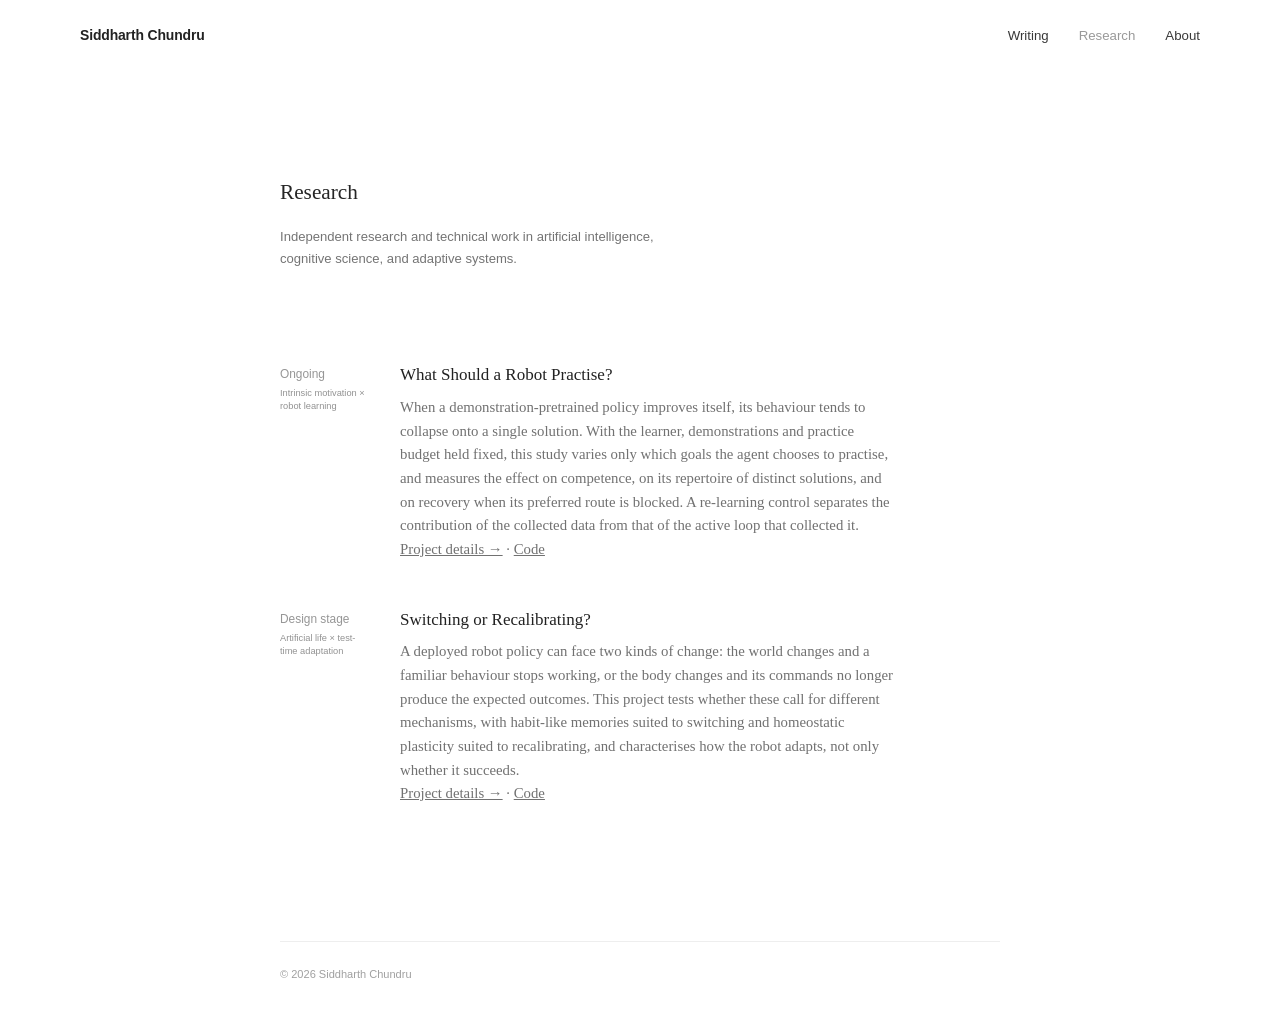
<file: research.html>
<!DOCTYPE html>
<html lang="en">
<head>
  <meta charset="UTF-8">
  <meta name="viewport" content="width=device-width, initial-scale=1.0">
  <title>Research — Siddharth Chundru</title>
  <meta name="description" content="Independent research projects by Siddharth Chundru.">
  <link rel="stylesheet" href="style.css">
  <style>
    /* Keep the site's existing two-column listing; stack metadata within its column. */
    .entry .entry-meta {
      min-width: 0;
      white-space: normal;
      line-height: 1.35;
    }
    .entry .entry-meta .meta-primary,
    .entry .entry-meta .meta-secondary {
      display: block;
    }
    .entry .entry-meta .meta-secondary {
      margin-top: 0.3rem;
      font-size: 0.78em;
      line-height: 1.4;
      color: #929292;
      overflow-wrap: anywhere;
    }
  </style>
  
</head>
<body>
  <header class="site-header">
    <a class="site-name" href="index.html">Siddharth Chundru</a>
    <nav>
      <a href="writing.html">Writing</a>
      <a class="active" href="research.html">Research</a>
      <a href="about.html">About</a>
    </nav>
  </header>

  <main>
    <section class="page-intro">
      <h1>Research</h1>
      <p>Independent research and technical work in artificial intelligence, cognitive science, and adaptive systems.</p>
    </section>
    <section class="listing">
      <article class="entry">
        <div class="entry-meta"><span class="meta-primary">Ongoing</span><span class="meta-secondary">Intrinsic motivation × robot learning</span></div>
        <div class="entry-content">
          <h3><a href="self-generated-experience.html">What Should a Robot Practise?</a></h3>
          <p>When a demonstration-pretrained policy improves itself, its behaviour tends to collapse onto a single solution. With the learner, demonstrations and practice budget held fixed, this study varies only which goals the agent chooses to practise, and measures the effect on competence, on its repertoire of distinct solutions, and on recovery when its preferred route is blocked. A re-learning control separates the contribution of the collected data from that of the active loop that collected it.</p>
          <p><a href="self-generated-experience.html">Project details →</a> · <a href="https://github.com/siddharthchundru/self-generated-experience">Code</a></p>
        </div>
      </article>
      <article class="entry">
        <div class="entry-meta"><span class="meta-primary">Design stage</span><span class="meta-secondary">Artificial life × test-time adaptation</span></div>
        <div class="entry-content">
          <h3><a href="switch-or-recalibrate.html">Switching or Recalibrating?</a></h3>
          <p>A deployed robot policy can face two kinds of change: the world changes and a familiar behaviour stops working, or the body changes and its commands no longer produce the expected outcomes. This project tests whether these call for different mechanisms, with habit-like memories suited to switching and homeostatic plasticity suited to recalibrating, and characterises how the robot adapts, not only whether it succeeds.</p>
          <p><a href="switch-or-recalibrate.html">Project details →</a> · <a href="https://github.com/siddharthchundru/switch-or-recalibrate">Code</a></p>
        </div>
      </article>
    </section>
  </main>

  <footer><span>© 2026 Siddharth Chundru</span></footer>
</body>
</html>
</file>
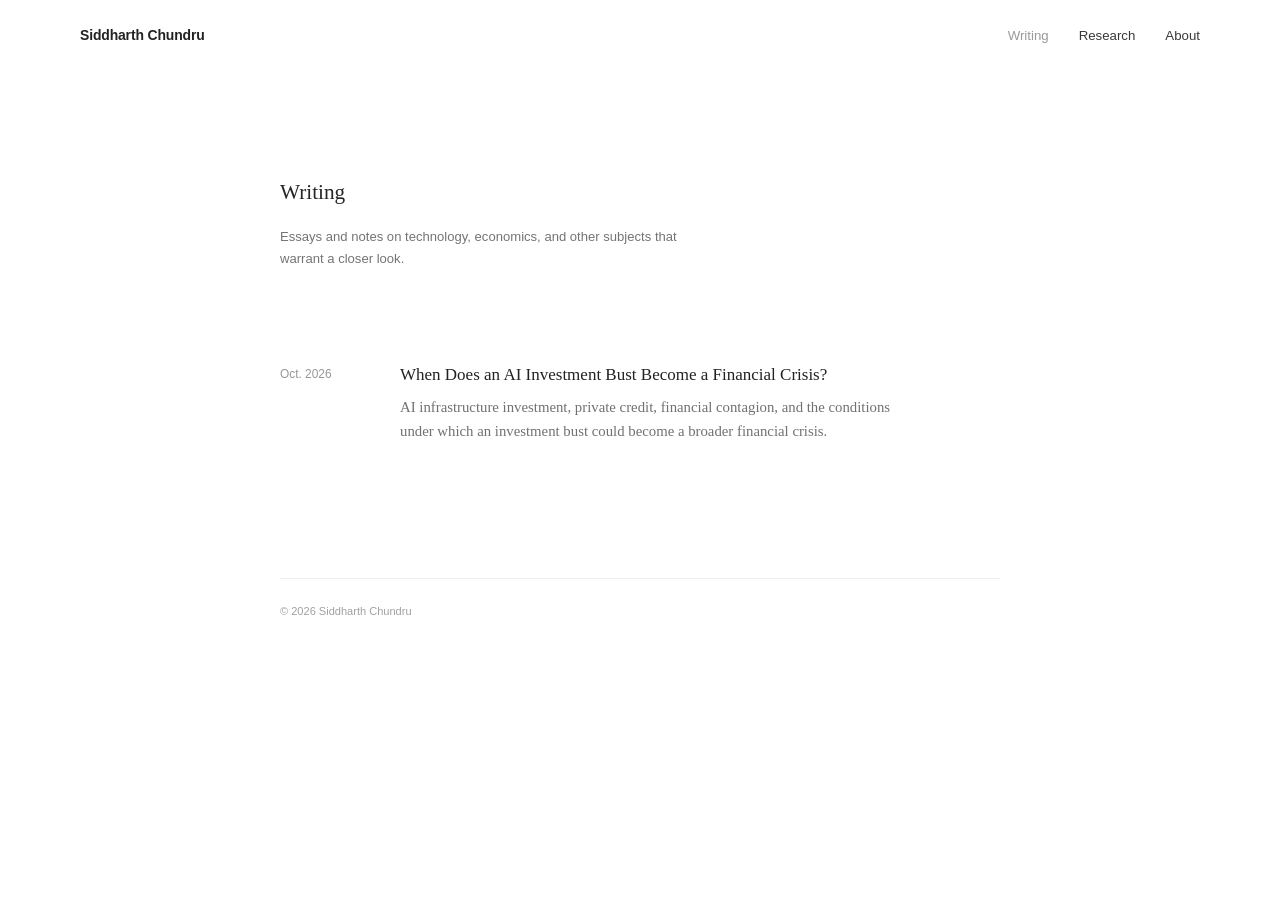
<file: writing.html>
<!DOCTYPE html>
<html lang="en">

<head>
  <meta charset="UTF-8">
  <meta name="viewport" content="width=device-width, initial-scale=1.0">

  <title>Writing — Siddharth Chundru</title>

  <meta
    name="description"
    content="Writing by Siddharth Chundru on artificial intelligence, technology, economics, and related subjects."
  >

  <link rel="stylesheet" href="style.css">
</head>

<body>

  <header class="site-header">

    <a class="site-name" href="index.html">
      Siddharth Chundru
    </a>

    <nav>
      <a class="active" href="writing.html">Writing</a>
      <a href="research.html">Research</a>
      <a href="about.html">About</a>
    </nav>

  </header>


  <main>

    <section class="page-intro">

      <h1>Writing</h1>

      <p>
        Essays and notes on technology, economics, and other subjects
        that warrant a closer look.
      </p>

    </section>


    <section class="listing">

      <article class="entry">

        <div class="entry-meta">
          Oct. 2026
        </div>

        <div class="entry-content">

          <h3>
            <a href="ai-financial-crisis.html">
              When Does an AI Investment Bust Become a Financial Crisis?
            </a>
          </h3>

          <p>
            AI infrastructure investment, private credit, financial
            contagion, and the conditions under which an investment
            bust could become a broader financial crisis.
          </p>

        </div>

      </article>

    </section>

  </main>


  <footer>
    <span>© 2026 Siddharth Chundru</span>
  </footer>

</body>

</html>
</file>
<file: style.css>
/* --------------------------------------------------
   BASE
-------------------------------------------------- */

* {
  box-sizing: border-box;
}

html {
  font-size: 17px;
}

body {
  margin: 0;
  background: #fff;
  color: #202020;

  font-family:
    ui-serif,
    "Iowan Old Style",
    "Palatino Linotype",
    Georgia,
    serif;

  line-height: 1.6;

  -webkit-font-smoothing: antialiased;
  text-rendering: optimizeLegibility;
}

a,
a:visited {
  color: inherit;
}


/* --------------------------------------------------
   HEADER
-------------------------------------------------- */

.site-header {
  width: min(90%, 1120px);
  margin: 0 auto;

  padding-top: 24px;

  display: flex;
  align-items: baseline;
  justify-content: space-between;
}

.site-name,
nav {
  font-family:
    ui-sans-serif,
    -apple-system,
    BlinkMacSystemFont,
    "Segoe UI",
    sans-serif;
}

.site-name {
  color: #222;

  font-size: 0.82rem;
  font-weight: 550;

  letter-spacing: -0.01em;
  text-decoration: none;
}

nav {
  display: flex;
  gap: 30px;

  font-size: 0.78rem;
}

nav a {
  color: #383838;
  text-decoration: none;

  transition: color 120ms ease;
}

nav a:hover {
  color: #777;
}

nav a.active {
  color: #999;
}


/* --------------------------------------------------
   MAIN GRID
-------------------------------------------------- */

main {
  width: min(88%, 720px);
  margin: 0 auto;
}


/* --------------------------------------------------
   HOMEPAGE INTRO
-------------------------------------------------- */

.intro {
  margin-top: 132px;
  margin-bottom: 126px;

  max-width: 62ch;
}

.lede {
  margin: 0 0 20px;

  max-width: 58ch;

  color: #252525;

  font-size: 1.18rem;
  line-height: 1.55;
}

.intro-note {
  margin: 0;

  max-width: 58ch;

  color: #747474;

  font-family:
    ui-sans-serif,
    -apple-system,
    BlinkMacSystemFont,
    "Segoe UI",
    sans-serif;

  font-size: 0.77rem;
  line-height: 1.6;
}


/* --------------------------------------------------
   PAGE INTRO
-------------------------------------------------- */

.page-intro {
  margin-top: 132px;
  margin-bottom: 94px;

  max-width: 58ch;
}

.page-intro h1 {
  margin: 0 0 18px;

  color: #252525;

  font-size: 1.25rem;
  font-weight: 400;
  line-height: 1.4;
}

.page-intro p {
  margin: 0;

  max-width: 55ch;

  color: #747474;

  font-family:
    ui-sans-serif,
    -apple-system,
    BlinkMacSystemFont,
    "Segoe UI",
    sans-serif;

  font-size: 0.77rem;
  line-height: 1.65;
}


/* --------------------------------------------------
   HOMEPAGE INDEX SECTIONS
-------------------------------------------------- */

.index-section {
  margin-bottom: 96px;
}

.index-section h2 {
  margin: 0 0 35px;

  color: #333;

  font-family:
    ui-sans-serif,
    -apple-system,
    BlinkMacSystemFont,
    "Segoe UI",
    sans-serif;

  font-size: 0.78rem;
  font-weight: 500;

  letter-spacing: 0;
}


/* --------------------------------------------------
   LISTINGS
-------------------------------------------------- */

.listing {
  margin-bottom: 96px;
}


/* --------------------------------------------------
   ENTRIES
-------------------------------------------------- */

.entry {
  display: grid;

  grid-template-columns: 92px minmax(0, 1fr);

  column-gap: 28px;
  align-items: start;

  margin-bottom: 46px;
}

.entry:last-child {
  margin-bottom: 0;
}

.entry-meta {
  padding-top: 3px;

  color: #969696;

  font-family:
    ui-sans-serif,
    -apple-system,
    BlinkMacSystemFont,
    "Segoe UI",
    sans-serif;

  font-size: 0.70rem;
  line-height: 1.5;

  white-space: nowrap;
}

.entry-content {
  max-width: 58ch;
}

.entry-content h3 {
  margin: 0 0 8px;

  font-size: 1rem;
  font-weight: 400;
  line-height: 1.45;
}

.entry-content h3 a {
  color: #222;
  text-decoration: none;

  transition: color 120ms ease;
}

.entry-content h3 a:hover {
  color: #777;

  text-decoration: underline;
  text-decoration-thickness: 1px;
  text-underline-offset: 3px;
}

.entry-content p {
  margin: 0;

  color: #717171;

  font-size: 0.87rem;
  line-height: 1.6;
}


/* --------------------------------------------------
   ABOUT / PROSE
-------------------------------------------------- */

.prose {
  max-width: 58ch;
}

.prose p {
  margin: 0 0 25px;

  color: #303030;

  font-size: 0.98rem;
  line-height: 1.72;
}

.contact {
  margin-top: 55px;

  display: flex;
  gap: 24px;

  font-family:
    ui-sans-serif,
    -apple-system,
    BlinkMacSystemFont,
    "Segoe UI",
    sans-serif;

  font-size: 0.72rem;
}

.contact a {
  color: #666;
  text-decoration: none;

  transition: color 120ms ease;
}

.contact a:hover {
  color: #222;
}


/* --------------------------------------------------
   FOOTER
-------------------------------------------------- */

footer {
  width: min(88%, 720px);

  margin: 135px auto 0;
  padding: 24px 0 42px;

  border-top: 1px solid #eeeeee;

  color: #a0a0a0;

  font-family:
    ui-sans-serif,
    -apple-system,
    BlinkMacSystemFont,
    "Segoe UI",
    sans-serif;

  font-size: 0.65rem;
}


/* --------------------------------------------------
   MOBILE
-------------------------------------------------- */

@media (max-width: 650px) {

  html {
    font-size: 16.5px;
  }

  .site-header {
    width: 88%;
    padding-top: 20px;
  }

  nav {
    gap: 18px;
    font-size: 0.72rem;
  }

  .site-name {
    font-size: 0.76rem;
  }

  main,
  footer {
    width: 86%;
  }

  .intro {
    margin-top: 88px;
    margin-bottom: 92px;
  }

  .lede {
    font-size: 1.1rem;
  }

  .page-intro {
    margin-top: 88px;
    margin-bottom: 68px;
  }

  .index-section {
    margin-bottom: 75px;
  }

  .entry {
    grid-template-columns: 1fr;
    row-gap: 8px;

    margin-bottom: 38px;
  }

  .entry-meta {
    padding-top: 0;
  }

  .prose {
    max-width: 100%;
  }

  footer {
    margin-top: 100px;
  }

}

.site-name {
  transition: color 120ms ease;
}

.site-name:hover {
  color: #777;
}

.index-section h2 a {
  color: inherit;
  text-decoration: none;
  transition: color 120ms ease;
}

.index-section h2 a:hover {
  color: #777;
}

a:focus-visible {
  outline: 1px solid #777;
  outline-offset: 4px;
}
</file>
<file: article.css>
/* --------------------------------------------------
   ARTICLE PAGE

   Reusable for long-form writing pages.
-------------------------------------------------- */

.article-shell {
  width: min(1180px, calc(100% - 48px));
  margin: 0 auto;
  padding: 118px 0 96px;
}


/* --------------------------------------------------
   READING GRID
-------------------------------------------------- */

.article-header,
.article-body > p,
.article-body > h2,
.article-body > blockquote,
.article-body > ol,
.article-body > ul,
.article-body > .footnotes,
.article-body > section.footnotes {
  width: min(64ch, 100%);
  margin-left: 17%;
}


/* --------------------------------------------------
   ARTICLE HEADER
-------------------------------------------------- */

.article-header {
  margin-bottom: 84px;
}

.article-kicker {
  margin: 0 0 24px;

  font-family:
    ui-sans-serif,
    -apple-system,
    BlinkMacSystemFont,
    "Segoe UI",
    sans-serif;

  font-size: 0.78rem;
  line-height: 1.4;
  letter-spacing: 0.02em;

  color: #969696;
}

.article-header h1 {
  margin: 0;

  max-width: 19ch;

  font-family:
    ui-serif,
    "Iowan Old Style",
    "Palatino Linotype",
    Georgia,
    serif;

  font-size: clamp(2.55rem, 4.4vw, 4rem);
  font-weight: 400;
  line-height: 1.03;
  letter-spacing: -0.025em;

  color: #202020;
}

.article-deck {
  margin: 32px 0 0;

  max-width: 58ch;

  font-family:
    ui-serif,
    "Iowan Old Style",
    "Palatino Linotype",
    Georgia,
    serif;

  font-size: 1.16rem;
  line-height: 1.58;

  color: #717171;
}


/* --------------------------------------------------
   ARTICLE BODY
-------------------------------------------------- */

.article-body {
  font-family:
    ui-serif,
    "Iowan Old Style",
    "Palatino Linotype",
    Georgia,
    serif;

  color: #292929;
}

.article-body > p,
.article-body > ol,
.article-body > ul {
  font-size: 1.035rem;
  line-height: 1.69;
}

.article-body > p {
  margin-top: 0;
  margin-bottom: 1.3em;
}


/* --------------------------------------------------
   SECTION HEADINGS

   Section headings belong to the argumentative voice
   of the essay, not to its interface. They therefore
   remain serif and derive hierarchy from scale,
   weight and spacing rather than a typeface switch.
-------------------------------------------------- */

.article-section-title {
  margin-top: 82px;
  margin-bottom: 28px;

  font-family:
    ui-serif,
    "Iowan Old Style",
    "Palatino Linotype",
    Georgia,
    serif;

  font-size: 1.32rem;
  font-weight: 500;
  line-height: 1.28;
  letter-spacing: -0.012em;

  color: #202020;
}


/* --------------------------------------------------
   CALLOUTS
-------------------------------------------------- */

.article-callout {
  box-sizing: border-box;

  margin-top: 34px;
  margin-bottom: 34px;

  padding: 4px 0 4px 22px;

  border-left: 1px solid #bdbdbd;

  color: #3f3f3f;
}

.article-callout p {
  margin: 0 0 0.8em;

  font-size: 0.98rem;
  line-height: 1.62;
}

.article-callout p:last-child {
  margin-bottom: 0;
}


/* --------------------------------------------------
   LINKS
-------------------------------------------------- */

.article-body a {
  color: inherit;

  text-decoration-thickness: 1px;
  text-underline-offset: 3px;
  text-decoration-color: #aaa;

  transition:
    color 120ms ease,
    text-decoration-color 120ms ease;
}

.article-body a:hover {
  color: #777;
  text-decoration-color: #777;
}

.article-body a:focus-visible {
  outline: 1px solid #777;
  outline-offset: 4px;
}


/* --------------------------------------------------
   FIGURES
-------------------------------------------------- */

.article-figure {
  width: min(1120px, 100%);

  margin: 68px auto 72px;
}

.article-figure img {
  display: block;

  width: 100%;
  height: auto;
}

.article-figure figcaption {
  width: min(64ch, 83%);

  margin: 16px 0 0 17%;

  font-family:
    ui-sans-serif,
    -apple-system,
    BlinkMacSystemFont,
    "Segoe UI",
    sans-serif;

  font-size: 0.79rem;
  line-height: 1.55;

  color: #858585;
}


/* --------------------------------------------------
   LISTS
-------------------------------------------------- */

.article-body > ol,
.article-body > ul {
  box-sizing: border-box;

  padding-left: 1.25rem;

  margin-top: 0;
  margin-bottom: 1.55em;
}

.article-body li {
  margin-bottom: 0.65em;
  padding-left: 0.25rem;
}


/* --------------------------------------------------
   FOOTNOTE REFERENCES
-------------------------------------------------- */

.article-body .footnote-ref {
  color: #777;
  text-decoration: none;
}

.article-body .footnote-ref sup {
  font-family:
    ui-sans-serif,
    -apple-system,
    BlinkMacSystemFont,
    "Segoe UI",
    sans-serif;

  font-size: 0.68em;
}


/* --------------------------------------------------
   FOOTNOTES
-------------------------------------------------- */

.article-body section.footnotes {
  margin-top: 92px;

  padding-top: 26px;

  border-top: 1px solid #dedede;

  font-family:
    ui-sans-serif,
    -apple-system,
    BlinkMacSystemFont,
    "Segoe UI",
    sans-serif;

  color: #6f6f6f;
}

.article-body section.footnotes ol {
  padding-left: 1.2rem;
}

.article-body section.footnotes li,
.article-body section.footnotes p {
  font-size: 0.81rem;
  line-height: 1.62;
}


/* --------------------------------------------------
   HORIZONTAL RULES
-------------------------------------------------- */

.article-body hr {
  width: min(64ch, 100%);

  margin: 90px 0 0 17%;

  border: 0;
  border-top: 1px solid #dedede;
}


/* --------------------------------------------------
   MOBILE
-------------------------------------------------- */

@media (max-width: 760px) {

  .article-shell {
    width: min(calc(100% - 36px), 680px);

    padding-top: 72px;
  }

  .article-header,
  .article-body > p,
  .article-body > h2,
  .article-body > blockquote,
  .article-body > ol,
  .article-body > ul,
  .article-body > .footnotes,
  .article-body > section.footnotes,
  .article-body hr {
    width: 100%;
    margin-left: 0;
  }

  .article-header {
    margin-bottom: 62px;
  }

  .article-header h1 {
    max-width: 18ch;

    font-size: clamp(2.3rem, 10vw, 3.35rem);
    line-height: 1.04;
    letter-spacing: -0.022em;
  }

  .article-deck {
    font-size: 1.06rem;
    line-height: 1.58;
  }

  .article-body > p,
  .article-body > ol,
  .article-body > ul {
    font-size: 1rem;
    line-height: 1.68;
  }

  .article-section-title {
    margin-top: 64px;
    margin-bottom: 24px;

    font-size: 1.22rem;
    line-height: 1.3;
  }

  .article-figure {
    width: calc(100% + 18px);

    margin-left: -9px;
    margin-right: -9px;
  }

  .article-figure figcaption {
    width: calc(100% - 18px);

    margin-top: 14px;
    margin-left: 9px;
    margin-right: 9px;

    font-size: 0.78rem;
  }

  .article-body section.footnotes li,
  .article-body section.footnotes p {
    font-size: 0.80rem;
  }

}
</file>
